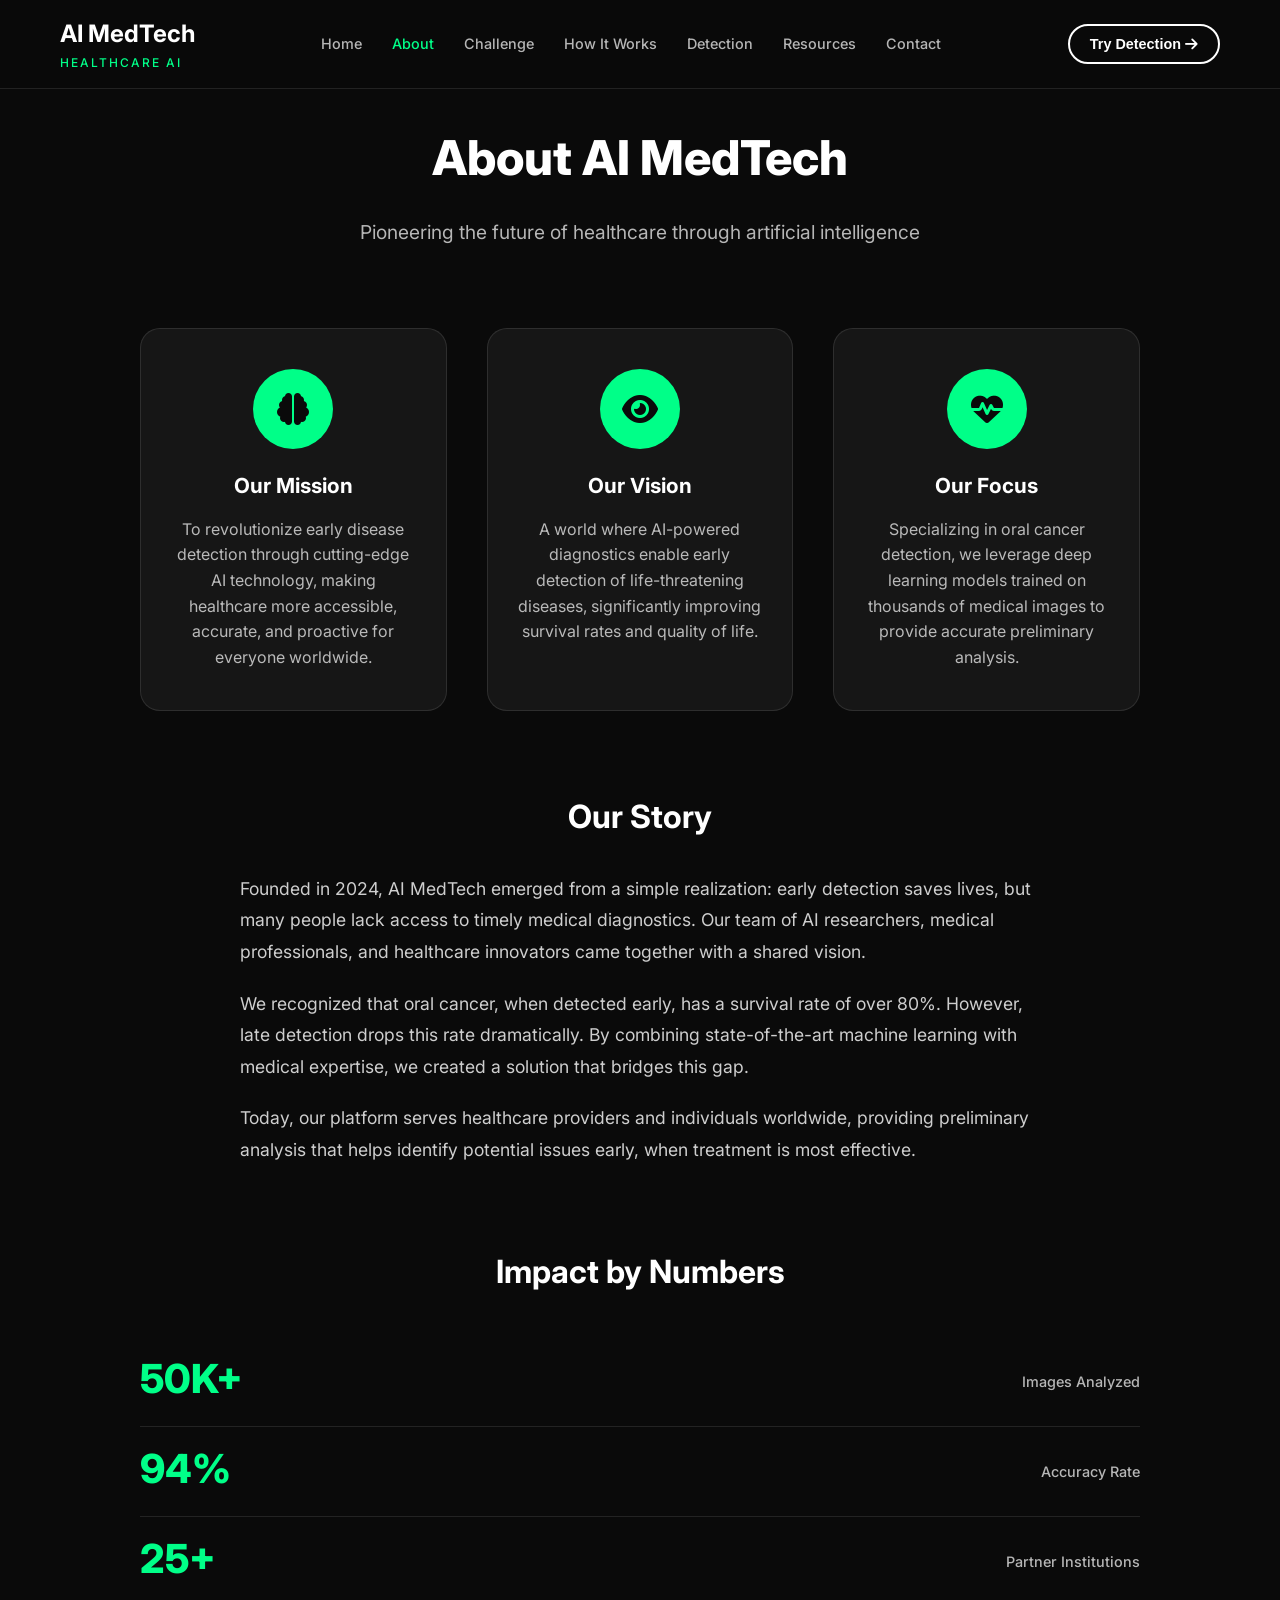
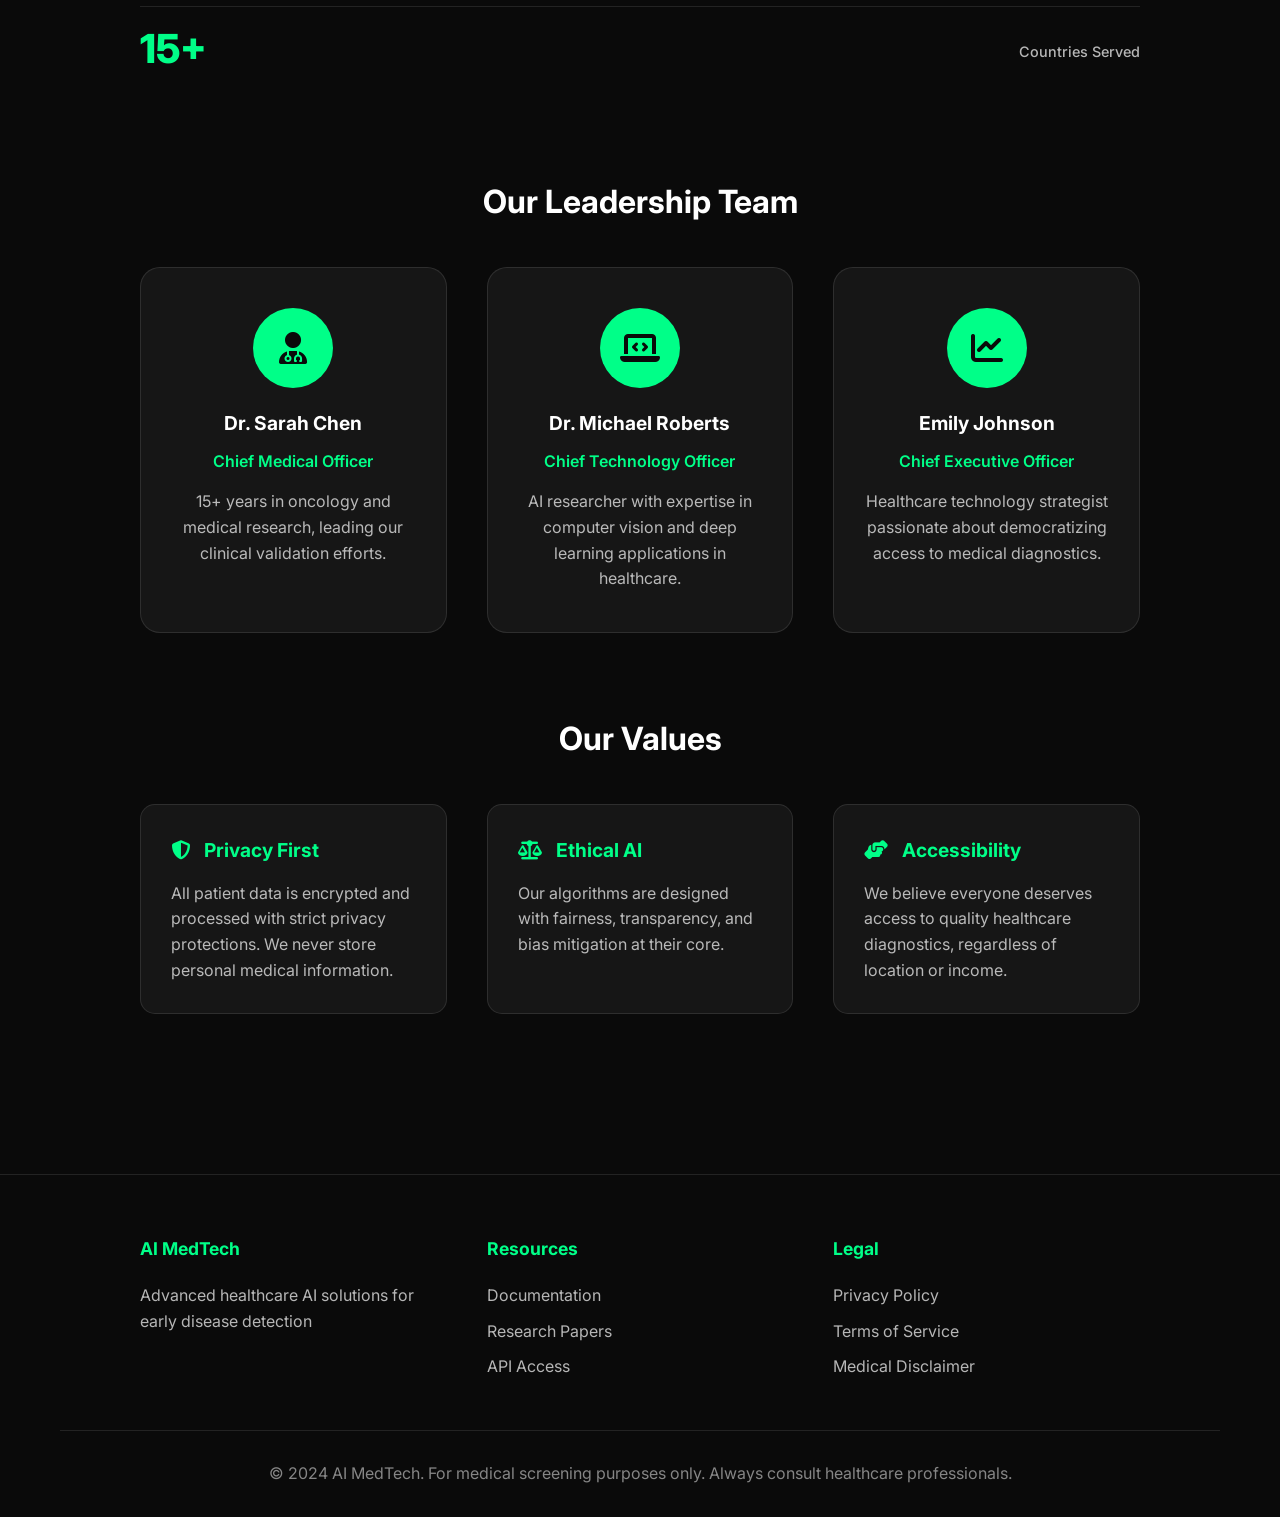
<file: frontend/about.html>
<!DOCTYPE html>
<html lang="en">
<head>
    <meta charset="UTF-8">
    <meta name="viewport" content="width=device-width, initial-scale=1.0">
    <title>About - AI MedTech</title>
    <link rel="stylesheet" href="style.css">
    <link href="https://fonts.googleapis.com/css2?family=Inter:wght@300;400;500;600;700;800&display=swap" rel="stylesheet">
    <link rel="stylesheet" href="https://cdnjs.cloudflare.com/ajax/libs/font-awesome/6.4.0/css/all.min.css">
</head>
<body>
    <!-- Navigation -->
    <nav class="navbar">
        <div class="nav-container">
            <div class="nav-brand">
                <span class="brand-text">AI MedTech</span>
                <span class="brand-subtitle">HEALTHCARE AI</span>
            </div>
            <ul class="nav-menu">
                <li><a href="index.html" class="nav-link">Home</a></li>
                <li><a href="about.html" class="nav-link active">About</a></li>
                <li><a href="challenge.html" class="nav-link">Challenge</a></li>
                <li><a href="how-it-works.html" class="nav-link">How It Works</a></li>
                <li><a href="detection.html" class="nav-link">Detection</a></li>
                <li><a href="resources.html" class="nav-link">Resources</a></li>
                <li><a href="contact.html" class="nav-link">Contact</a></li>
            </ul>
            <button class="nav-cta" onclick="window.location.href='detection.html'">
                Try Detection <i class="fas fa-arrow-right"></i>
            </button>
        </div>
    </nav>

    <!-- About Section -->
    <section class="about-section">
        <div class="container">
            <div class="about-content">
                <div class="about-header">
                    <h1 class="page-title">About AI MedTech</h1>
                    <p class="page-subtitle">Pioneering the future of healthcare through artificial intelligence</p>
                </div>

                <div class="about-grid">
                    <div class="about-card">
                        <div class="about-icon">
                            <i class="fas fa-brain"></i>
                        </div>
                        <h3>Our Mission</h3>
                        <p>To revolutionize early disease detection through cutting-edge AI technology, making healthcare more accessible, accurate, and proactive for everyone worldwide.</p>
                    </div>

                    <div class="about-card">
                        <div class="about-icon">
                            <i class="fas fa-eye"></i>
                        </div>
                        <h3>Our Vision</h3>
                        <p>A world where AI-powered diagnostics enable early detection of life-threatening diseases, significantly improving survival rates and quality of life.</p>
                    </div>

                    <div class="about-card">
                        <div class="about-icon">
                            <i class="fas fa-heartbeat"></i>
                        </div>
                        <h3>Our Focus</h3>
                        <p>Specializing in oral cancer detection, we leverage deep learning models trained on thousands of medical images to provide accurate preliminary analysis.</p>
                    </div>
                </div>

                <div class="about-story">
                    <h2>Our Story</h2>
                    <div class="story-content">
                        <p>Founded in 2024, AI MedTech emerged from a simple realization: early detection saves lives, but many people lack access to timely medical diagnostics. Our team of AI researchers, medical professionals, and healthcare innovators came together with a shared vision.</p>
                        
                        <p>We recognized that oral cancer, when detected early, has a survival rate of over 80%. However, late detection drops this rate dramatically. By combining state-of-the-art machine learning with medical expertise, we created a solution that bridges this gap.</p>
                        
                        <p>Today, our platform serves healthcare providers and individuals worldwide, providing preliminary analysis that helps identify potential issues early, when treatment is most effective.</p>
                    </div>
                </div>

                <div class="about-stats">
                    <h2>Impact by Numbers</h2>
                    <div class="stats-grid">
                        <div class="stat-item">
                            <div class="stat-number">50K+</div>
                            <div class="stat-label">Images Analyzed</div>
                        </div>
                        <div class="stat-item">
                            <div class="stat-number">94%</div>
                            <div class="stat-label">Accuracy Rate</div>
                        </div>
                        <div class="stat-item">
                            <div class="stat-number">25+</div>
                            <div class="stat-label">Partner Institutions</div>
                        </div>
                        <div class="stat-item">
                            <div class="stat-number">15+</div>
                            <div class="stat-label">Countries Served</div>
                        </div>
                    </div>
                </div>

                <div class="about-team">
                    <h2>Our Leadership Team</h2>
                    <div class="team-grid">
                        <div class="team-member">
                            <div class="member-avatar">
                                <i class="fas fa-user-md"></i>
                            </div>
                            <h3>Dr. Sarah Chen</h3>
                            <p class="member-title">Chief Medical Officer</p>
                            <p class="member-bio">15+ years in oncology and medical research, leading our clinical validation efforts.</p>
                        </div>
                        
                        <div class="team-member">
                            <div class="member-avatar">
                                <i class="fas fa-laptop-code"></i>
                            </div>
                            <h3>Dr. Michael Roberts</h3>
                            <p class="member-title">Chief Technology Officer</p>
                            <p class="member-bio">AI researcher with expertise in computer vision and deep learning applications in healthcare.</p>
                        </div>
                        
                        <div class="team-member">
                            <div class="member-avatar">
                                <i class="fas fa-chart-line"></i>
                            </div>
                            <h3>Emily Johnson</h3>
                            <p class="member-title">Chief Executive Officer</p>
                            <p class="member-bio">Healthcare technology strategist passionate about democratizing access to medical diagnostics.</p>
                        </div>
                    </div>
                </div>

                <div class="about-values">
                    <h2>Our Values</h2>
                    <div class="values-grid">
                        <div class="value-item">
                            <h3><i class="fas fa-shield-alt"></i> Privacy First</h3>
                            <p>All patient data is encrypted and processed with strict privacy protections. We never store personal medical information.</p>
                        </div>
                        <div class="value-item">
                            <h3><i class="fas fa-balance-scale"></i> Ethical AI</h3>
                            <p>Our algorithms are designed with fairness, transparency, and bias mitigation at their core.</p>
                        </div>
                        <div class="value-item">
                            <h3><i class="fas fa-hands-helping"></i> Accessibility</h3>
                            <p>We believe everyone deserves access to quality healthcare diagnostics, regardless of location or income.</p>
                        </div>
                    </div>
                </div>
            </div>
        </div>
    </section>

    <!-- Footer -->
    <footer class="footer">
        <div class="container">
            <div class="footer-content">
                <div class="footer-section">
                    <h4>AI MedTech</h4>
                    <p>Advanced healthcare AI solutions for early disease detection</p>
                </div>
                <div class="footer-section">
                    <h4>Resources</h4>
                    <ul>
                        <li><a href="resources.html">Documentation</a></li>
                        <li><a href="resources.html">Research Papers</a></li>
                        <li><a href="resources.html">API Access</a></li>
                    </ul>
                </div>
                <div class="footer-section">
                    <h4>Legal</h4>
                    <ul>
                        <li><a href="#">Privacy Policy</a></li>
                        <li><a href="#">Terms of Service</a></li>
                        <li><a href="#">Medical Disclaimer</a></li>
                    </ul>
                </div>
            </div>
            <div class="footer-bottom">
                <p>&copy; 2024 AI MedTech. For medical screening purposes only. Always consult healthcare professionals.</p>
            </div>
        </div>
    </footer>
</body>
</html>
</file>
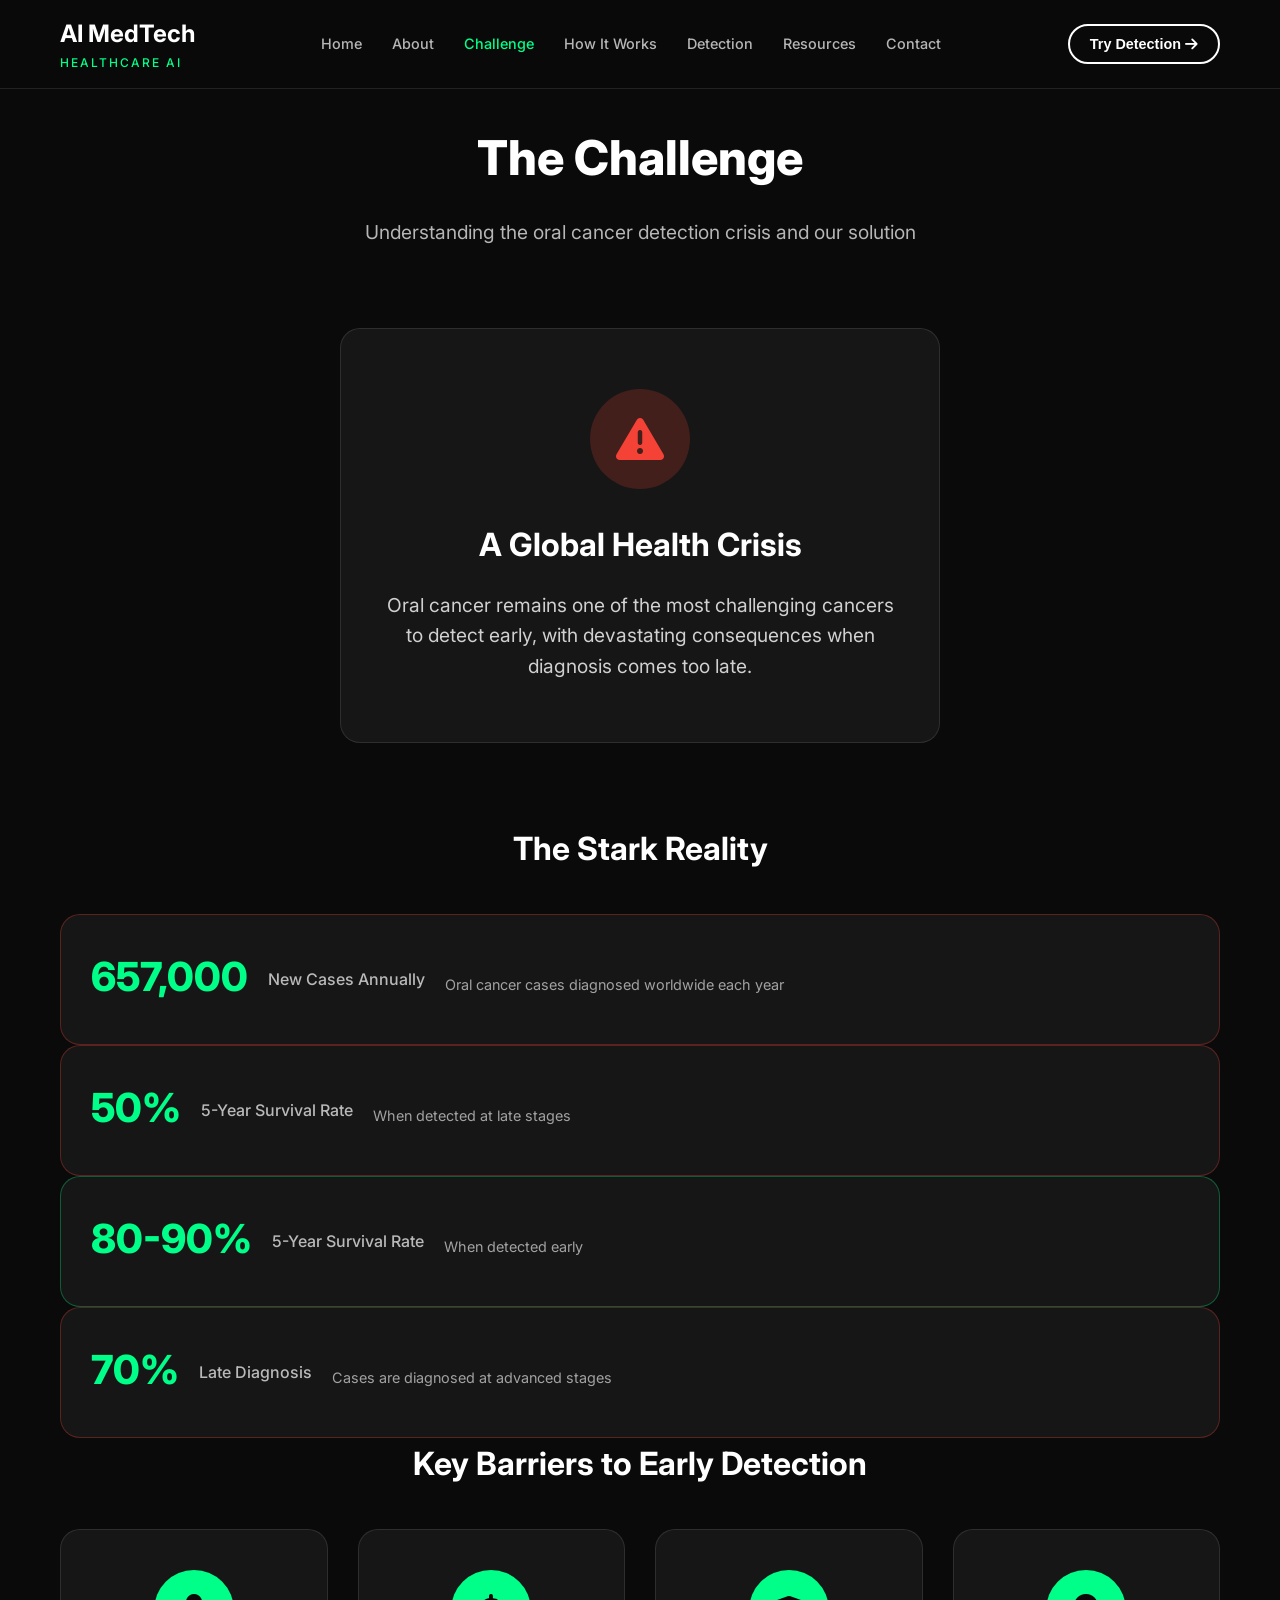
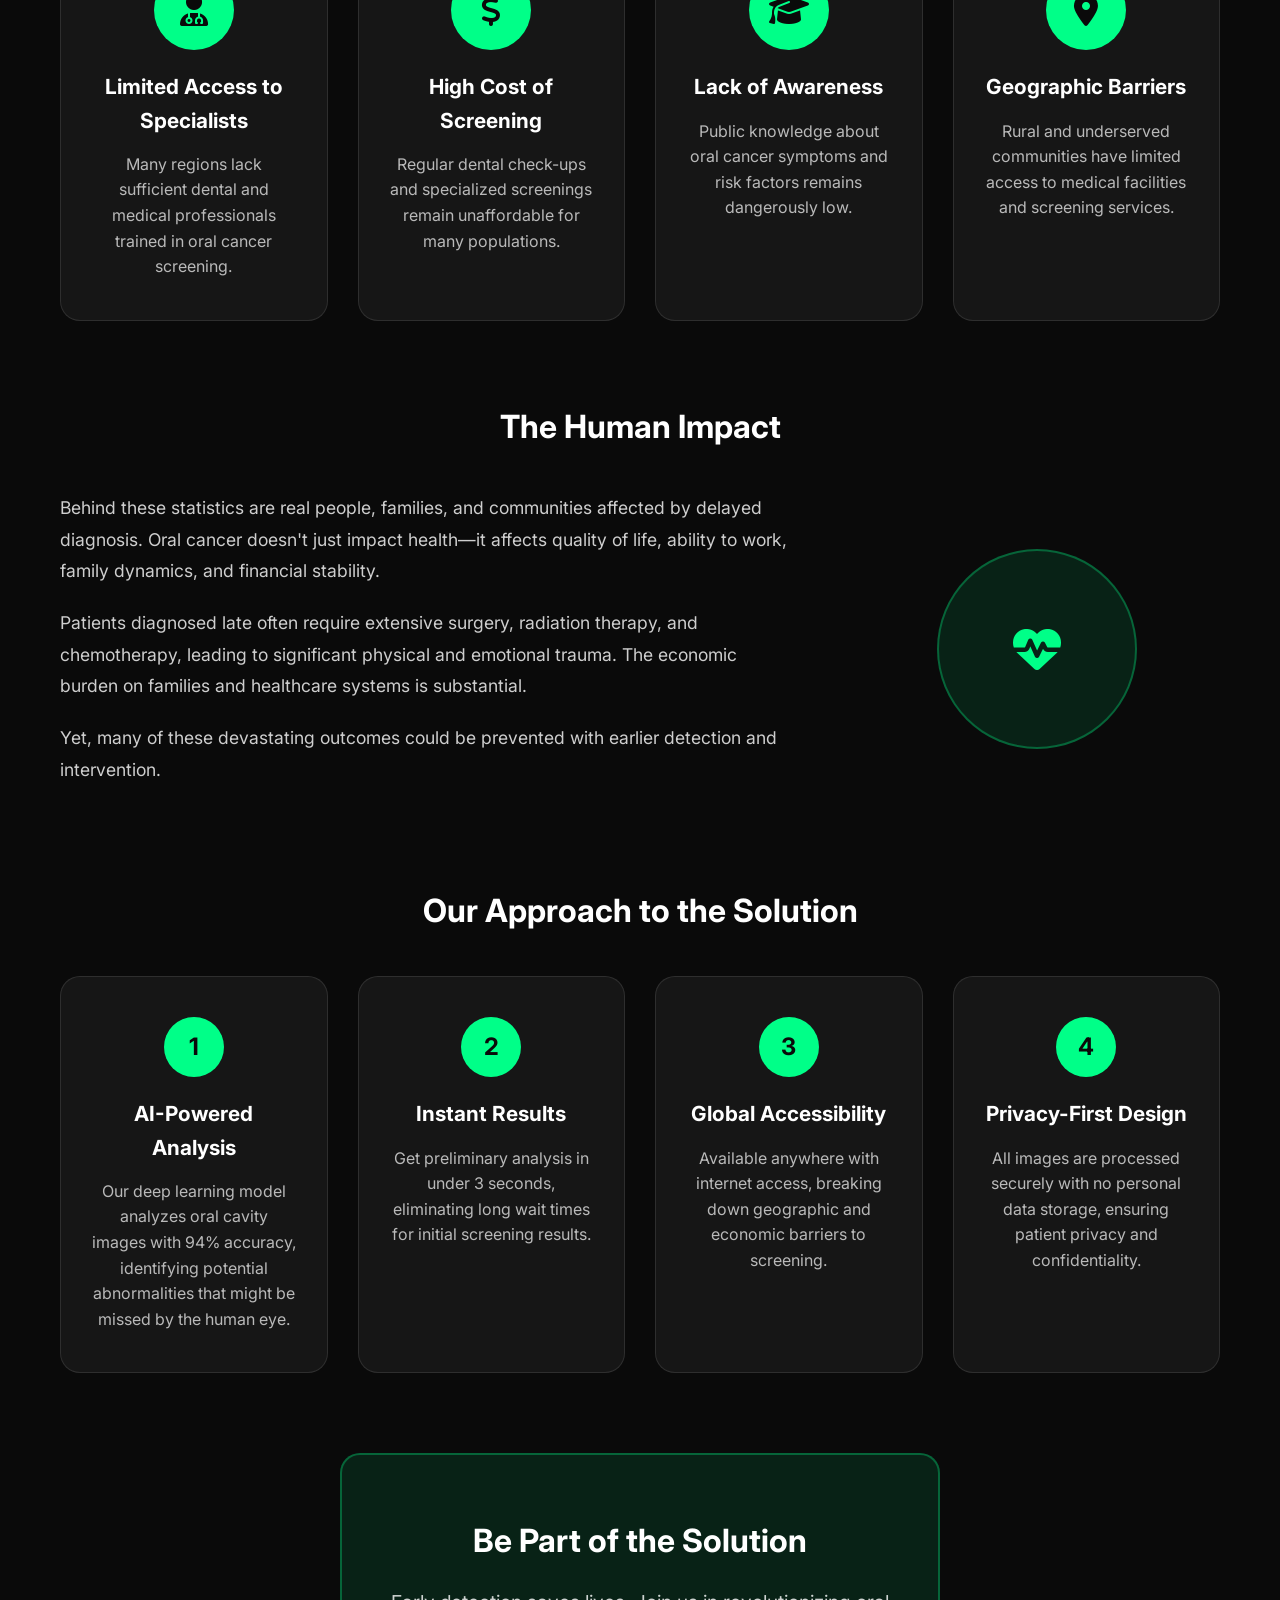
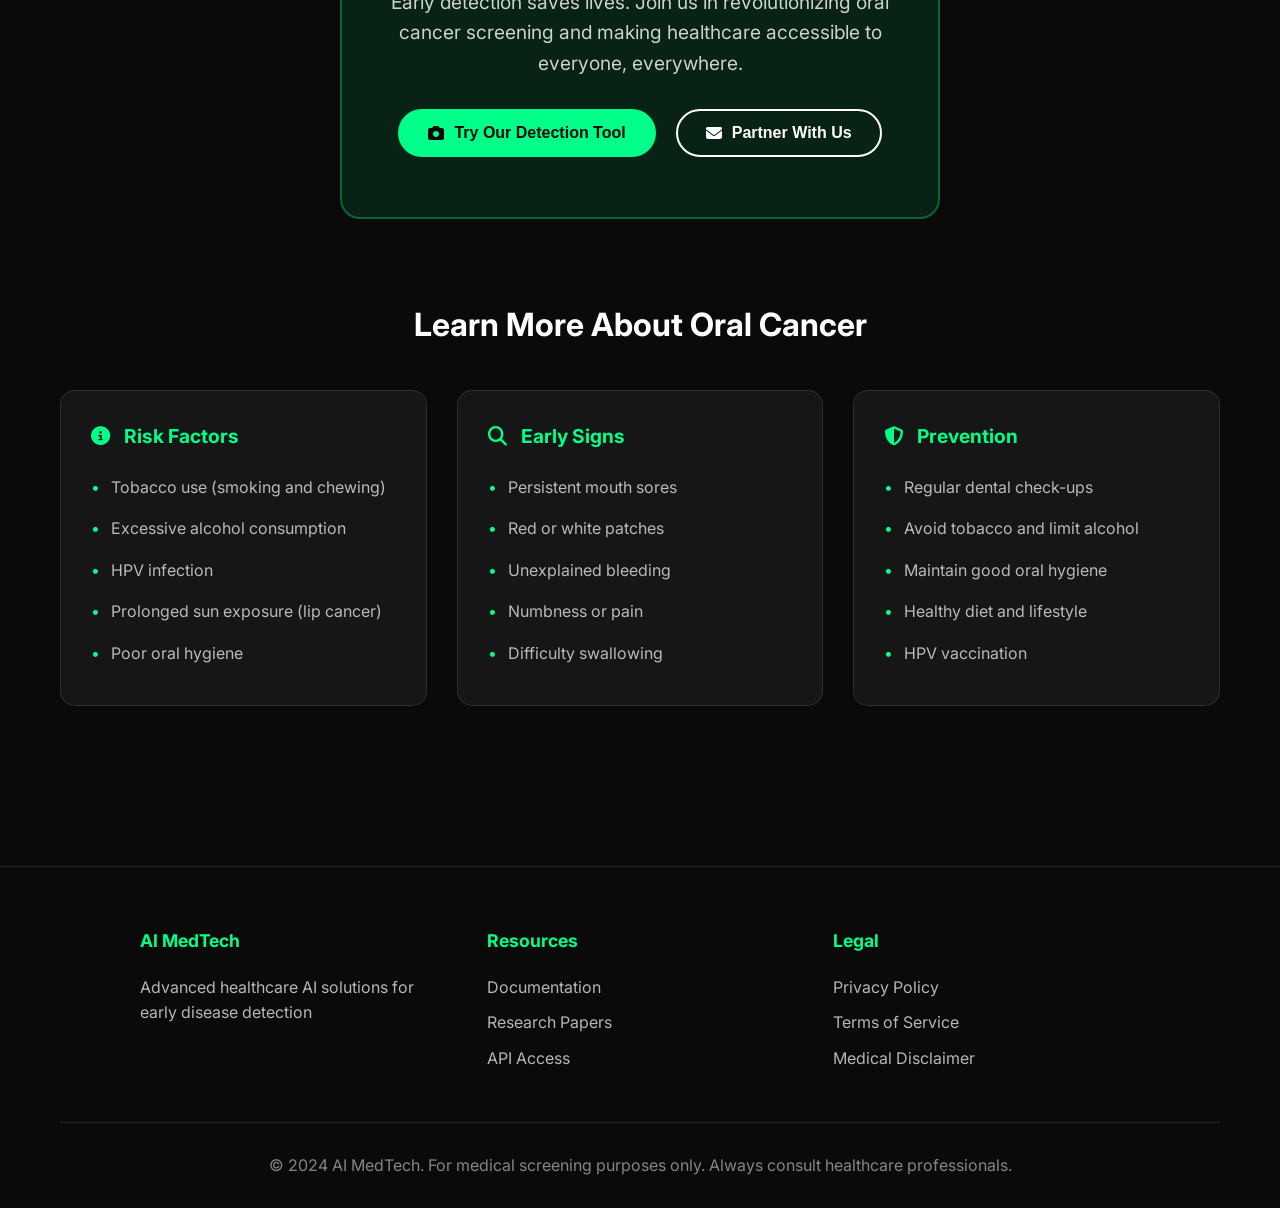
<file: frontend/challenge.html>
<!DOCTYPE html>
<html lang="en">
<head>
    <meta charset="UTF-8">
    <meta name="viewport" content="width=device-width, initial-scale=1.0">
    <title>Challenge - AI MedTech</title>
    <link rel="stylesheet" href="style.css">
    <link href="https://fonts.googleapis.com/css2?family=Inter:wght@300;400;500;600;700;800&display=swap" rel="stylesheet">
    <link rel="stylesheet" href="https://cdnjs.cloudflare.com/ajax/libs/font-awesome/6.4.0/css/all.min.css">
</head>
<body>
    <!-- Navigation -->
    <nav class="navbar">
        <div class="nav-container">
            <div class="nav-brand">
                <span class="brand-text">AI MedTech</span>
                <span class="brand-subtitle">HEALTHCARE AI</span>
            </div>
            <ul class="nav-menu">
                <li><a href="index.html" class="nav-link">Home</a></li>
                <li><a href="about.html" class="nav-link">About</a></li>
                <li><a href="challenge.html" class="nav-link active">Challenge</a></li>
                <li><a href="how-it-works.html" class="nav-link">How It Works</a></li>
                <li><a href="detection.html" class="nav-link">Detection</a></li>
                <li><a href="resources.html" class="nav-link">Resources</a></li>
                <li><a href="contact.html" class="nav-link">Contact</a></li>
            </ul>
            <button class="nav-cta" onclick="window.location.href='detection.html'">
                Try Detection <i class="fas fa-arrow-right"></i>
            </button>
        </div>
    </nav>

    <!-- Challenge Section -->
    <section class="challenge-section">
        <div class="container">
            <div class="challenge-header">
                <h1 class="page-title">The Challenge</h1>
                <p class="page-subtitle">Understanding the oral cancer detection crisis and our solution</p>
            </div>

            <div class="challenge-intro">
                <div class="intro-card">
                    <div class="intro-icon">
                        <i class="fas fa-exclamation-triangle"></i>
                    </div>
                    <h2>A Global Health Crisis</h2>
                    <p>Oral cancer remains one of the most challenging cancers to detect early, with devastating consequences when diagnosis comes too late.</p>
                </div>
            </div>

            <div class="challenge-stats">
                <h2>The Stark Reality</h2>
                <div class="stats-grid">
                    <div class="stat-card critical">
                        <div class="stat-number">657,000</div>
                        <div class="stat-label">New Cases Annually</div>
                        <div class="stat-description">Oral cancer cases diagnosed worldwide each year</div>
                    </div>
                    <div class="stat-card critical">
                        <div class="stat-number">50%</div>
                        <div class="stat-label">5-Year Survival Rate</div>
                        <div class="stat-description">When detected at late stages</div>
                    </div>
                    <div class="stat-card positive">
                        <div class="stat-number">80-90%</div>
                        <div class="stat-label">5-Year Survival Rate</div>
                        <div class="stat-description">When detected early</div>
                    </div>
                    <div class="stat-card critical">
                        <div class="stat-number">70%</div>
                        <div class="stat-label">Late Diagnosis</div>
                        <div class="stat-description">Cases are diagnosed at advanced stages</div>
                    </div>
                </div>
            </div>

            <div class="challenge-barriers">
                <h2>Key Barriers to Early Detection</h2>
                <div class="barriers-grid">
                    <div class="barrier-card">
                        <div class="barrier-icon">
                            <i class="fas fa-user-md"></i>
                        </div>
                        <h3>Limited Access to Specialists</h3>
                        <p>Many regions lack sufficient dental and medical professionals trained in oral cancer screening.</p>
                    </div>
                    
                    <div class="barrier-card">
                        <div class="barrier-icon">
                            <i class="fas fa-dollar-sign"></i>
                        </div>
                        <h3>High Cost of Screening</h3>
                        <p>Regular dental check-ups and specialized screenings remain unaffordable for many populations.</p>
                    </div>
                    
                    <div class="barrier-card">
                        <div class="barrier-icon">
                            <i class="fas fa-graduation-cap"></i>
                        </div>
                        <h3>Lack of Awareness</h3>
                        <p>Public knowledge about oral cancer symptoms and risk factors remains dangerously low.</p>
                    </div>
                    
                    <div class="barrier-card">
                        <div class="barrier-icon">
                            <i class="fas fa-map-marker-alt"></i>
                        </div>
                        <h3>Geographic Barriers</h3>
                        <p>Rural and underserved communities have limited access to medical facilities and screening services.</p>
                    </div>
                </div>
            </div>

            <div class="challenge-impact">
                <h2>The Human Impact</h2>
                <div class="impact-content">
                    <div class="impact-text">
                        <p>Behind these statistics are real people, families, and communities affected by delayed diagnosis. Oral cancer doesn't just impact health—it affects quality of life, ability to work, family dynamics, and financial stability.</p>
                        
                        <p>Patients diagnosed late often require extensive surgery, radiation therapy, and chemotherapy, leading to significant physical and emotional trauma. The economic burden on families and healthcare systems is substantial.</p>
                        
                        <p>Yet, many of these devastating outcomes could be prevented with earlier detection and intervention.</p>
                    </div>
                    <div class="impact-image">
                        <div class="impact-placeholder">
                            <i class="fas fa-heartbeat"></i>
                        </div>
                    </div>
                </div>
            </div>

            <div class="challenge-solution">
                <h2>Our Approach to the Solution</h2>
                <div class="solution-grid">
                    <div class="solution-card">
                        <div class="solution-number">1</div>
                        <h3>AI-Powered Analysis</h3>
                        <p>Our deep learning model analyzes oral cavity images with 94% accuracy, identifying potential abnormalities that might be missed by the human eye.</p>
                    </div>
                    
                    <div class="solution-card">
                        <div class="solution-number">2</div>
                        <h3>Instant Results</h3>
                        <p>Get preliminary analysis in under 3 seconds, eliminating long wait times for initial screening results.</p>
                    </div>
                    
                    <div class="solution-card">
                        <div class="solution-number">3</div>
                        <h3>Global Accessibility</h3>
                        <p>Available anywhere with internet access, breaking down geographic and economic barriers to screening.</p>
                    </div>
                    
                    <div class="solution-card">
                        <div class="solution-number">4</div>
                        <h3>Privacy-First Design</h3>
                        <p>All images are processed securely with no personal data storage, ensuring patient privacy and confidentiality.</p>
                    </div>
                </div>
            </div>

            <div class="challenge-cta">
                <div class="cta-content">
                    <h2>Be Part of the Solution</h2>
                    <p>Early detection saves lives. Join us in revolutionizing oral cancer screening and making healthcare accessible to everyone, everywhere.</p>
                    <div class="cta-buttons">
                        <button class="btn-primary" onclick="window.location.href='detection.html'">
                            <i class="fas fa-camera"></i>
                            Try Our Detection Tool
                        </button>
                        <button class="btn-secondary" onclick="window.location.href='contact.html'">
                            <i class="fas fa-envelope"></i>
                            Partner With Us
                        </button>
                    </div>
                </div>
            </div>

            <div class="challenge-resources">
                <h2>Learn More About Oral Cancer</h2>
                <div class="resources-grid">
                    <div class="resource-card">
                        <h3><i class="fas fa-info-circle"></i> Risk Factors</h3>
                        <ul>
                            <li>Tobacco use (smoking and chewing)</li>
                            <li>Excessive alcohol consumption</li>
                            <li>HPV infection</li>
                            <li>Prolonged sun exposure (lip cancer)</li>
                            <li>Poor oral hygiene</li>
                        </ul>
                    </div>
                    
                    <div class="resource-card">
                        <h3><i class="fas fa-search"></i> Early Signs</h3>
                        <ul>
                            <li>Persistent mouth sores</li>
                            <li>Red or white patches</li>
                            <li>Unexplained bleeding</li>
                            <li>Numbness or pain</li>
                            <li>Difficulty swallowing</li>
                        </ul>
                    </div>
                    
                    <div class="resource-card">
                        <h3><i class="fas fa-shield-alt"></i> Prevention</h3>
                        <ul>
                            <li>Regular dental check-ups</li>
                            <li>Avoid tobacco and limit alcohol</li>
                            <li>Maintain good oral hygiene</li>
                            <li>Healthy diet and lifestyle</li>
                            <li>HPV vaccination</li>
                        </ul>
                    </div>
                </div>
            </div>
        </div>
    </section>

    <!-- Footer -->
    <footer class="footer">
        <div class="container">
            <div class="footer-content">
                <div class="footer-section">
                    <h4>AI MedTech</h4>
                    <p>Advanced healthcare AI solutions for early disease detection</p>
                </div>
                <div class="footer-section">
                    <h4>Resources</h4>
                    <ul>
                        <li><a href="resources.html">Documentation</a></li>
                        <li><a href="resources.html">Research Papers</a></li>
                        <li><a href="resources.html">API Access</a></li>
                    </ul>
                </div>
                <div class="footer-section">
                    <h4>Legal</h4>
                    <ul>
                        <li><a href="#">Privacy Policy</a></li>
                        <li><a href="#">Terms of Service</a></li>
                        <li><a href="#">Medical Disclaimer</a></li>
                    </ul>
                </div>
            </div>
            <div class="footer-bottom">
                <p>&copy; 2024 AI MedTech. For medical screening purposes only. Always consult healthcare professionals.</p>
            </div>
        </div>
    </footer>
</body>
</html>
</file>
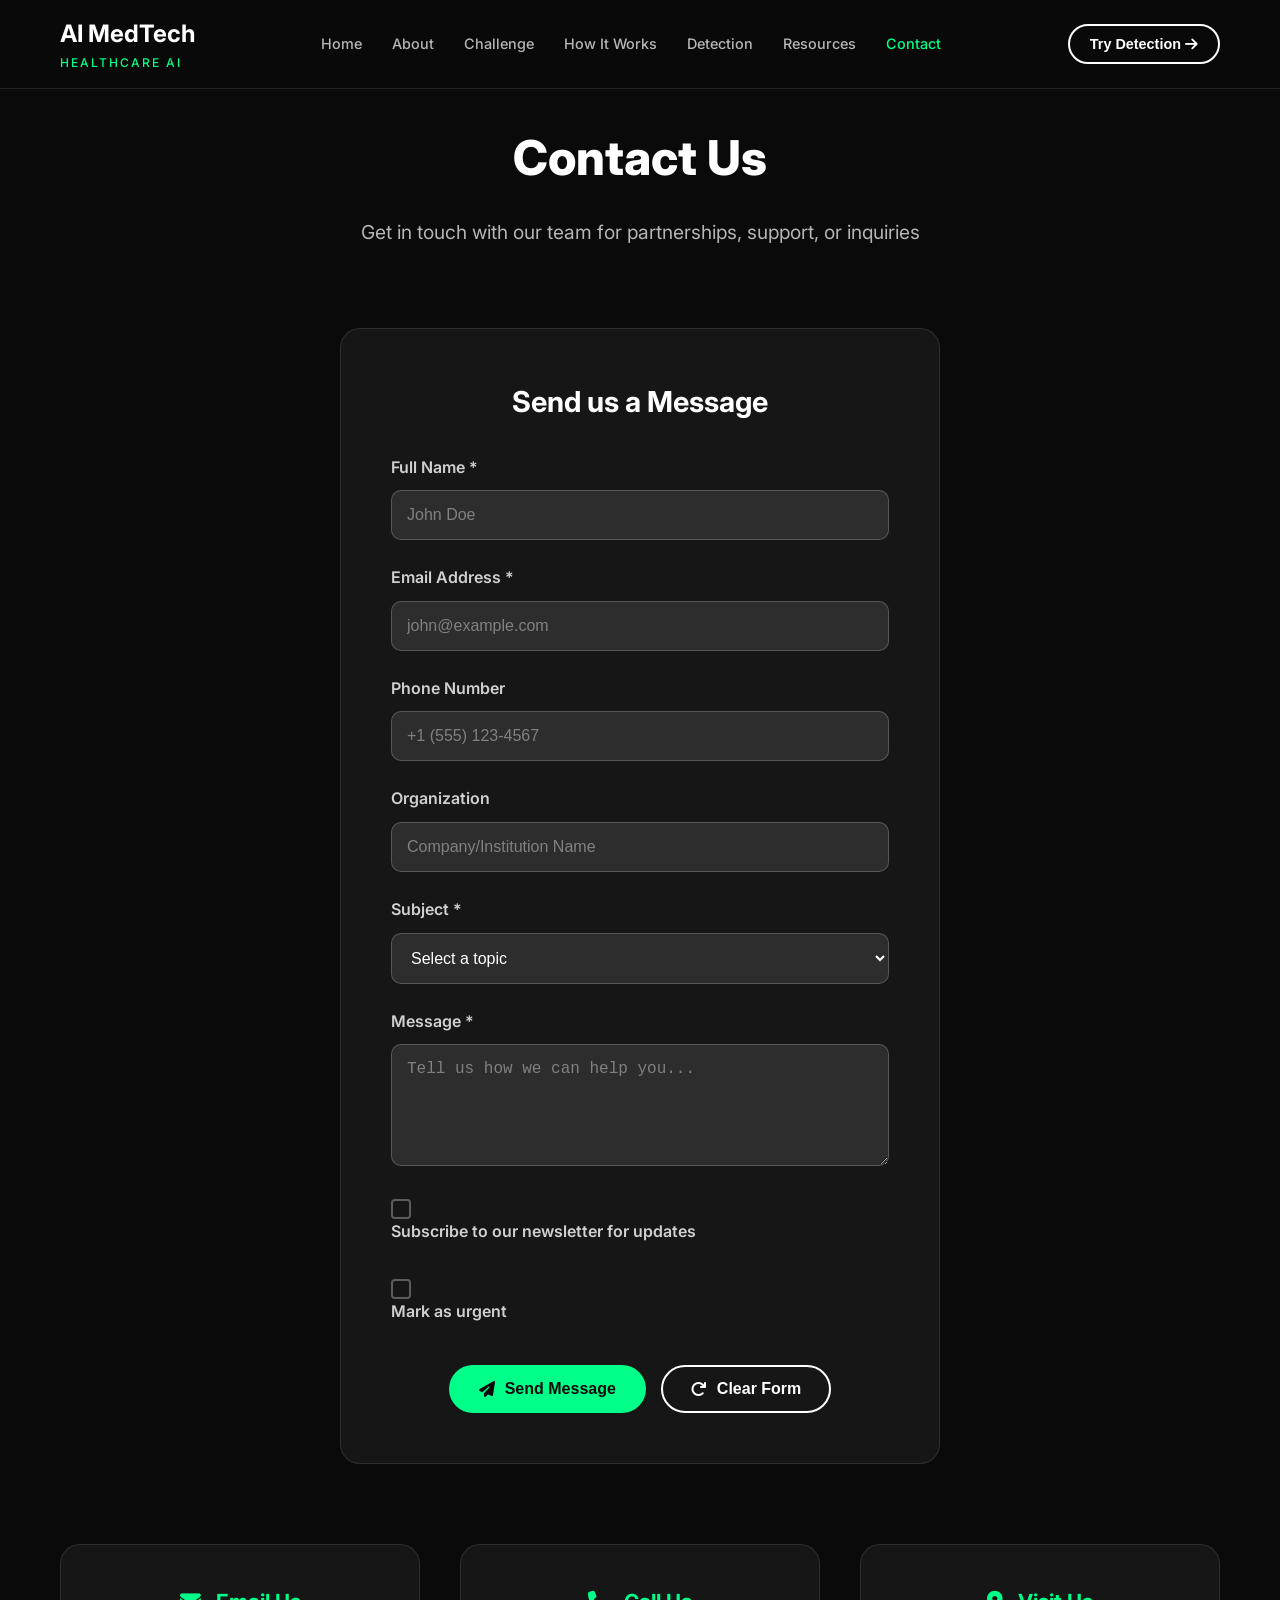
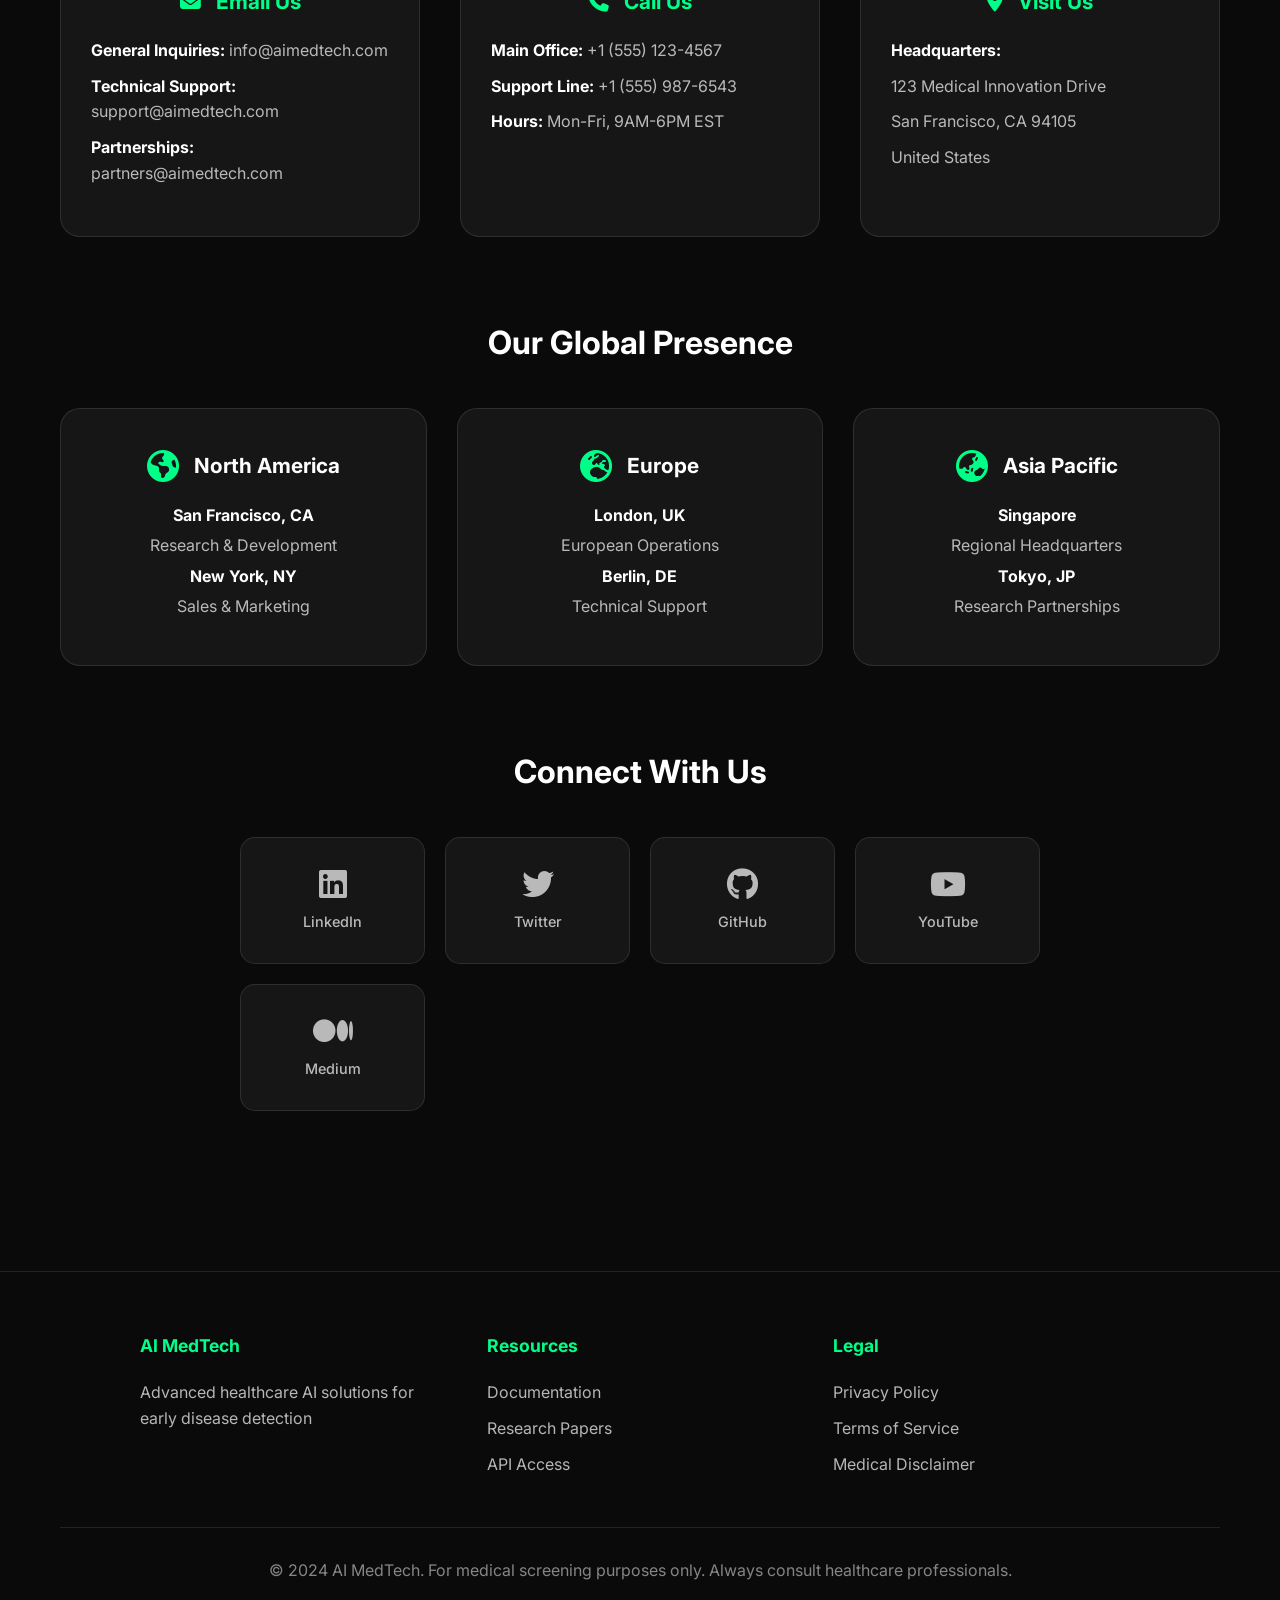
<file: frontend/contact.html>
<!DOCTYPE html>
<html lang="en">
<head>
    <meta charset="UTF-8">
    <meta name="viewport" content="width=device-width, initial-scale=1.0">
    <title>Contact - AI MedTech</title>
    <link rel="stylesheet" href="style.css">
    <link href="https://fonts.googleapis.com/css2?family=Inter:wght@300;400;500;600;700;800&display=swap" rel="stylesheet">
    <link rel="stylesheet" href="https://cdnjs.cloudflare.com/ajax/libs/font-awesome/6.4.0/css/all.min.css">
</head>
<body>
    <!-- Navigation -->
    <nav class="navbar">
        <div class="nav-container">
            <div class="nav-brand">
                <span class="brand-text">AI MedTech</span>
                <span class="brand-subtitle">HEALTHCARE AI</span>
            </div>
            <ul class="nav-menu">
                <li><a href="index.html" class="nav-link">Home</a></li>
                <li><a href="about.html" class="nav-link">About</a></li>
                <li><a href="challenge.html" class="nav-link">Challenge</a></li>
                <li><a href="how-it-works.html" class="nav-link">How It Works</a></li>
                <li><a href="detection.html" class="nav-link">Detection</a></li>
                <li><a href="resources.html" class="nav-link">Resources</a></li>
                <li><a href="contact.html" class="nav-link active">Contact</a></li>
            </ul>
            <button class="nav-cta" onclick="window.location.href='detection.html'">
                Try Detection <i class="fas fa-arrow-right"></i>
            </button>
        </div>
    </nav>

    <!-- Contact Section -->
    <section class="contact-section">
        <div class="container">
            <div class="contact-header">
                <h1 class="page-title">Contact Us</h1>
                <p class="page-subtitle">Get in touch with our team for partnerships, support, or inquiries</p>
            </div>

            <div class="contact-content">
                <div class="contact-form-container">
                    <div class="form-card">
                        <h2>Send us a Message</h2>
                        <div id="formStatus" class="form-status hidden"></div>
                        <form id="contactForm" onsubmit="handleSubmit(event)">
                            <div class="form-group">
                                <label for="name">Full Name *</label>
                                <input type="text" id="name" name="name" required placeholder="John Doe">
                                <span class="error-message" id="nameError"></span>
                            </div>
                            
                            <div class="form-group">
                                <label for="email">Email Address *</label>
                                <input type="email" id="email" name="email" required placeholder="john@example.com">
                                <span class="error-message" id="emailError"></span>
                            </div>
                            
                            <div class="form-group">
                                <label for="phone">Phone Number</label>
                                <input type="tel" id="phone" name="phone" placeholder="+1 (555) 123-4567">
                                <span class="error-message" id="phoneError"></span>
                            </div>
                            
                            <div class="form-group">
                                <label for="organization">Organization</label>
                                <input type="text" id="organization" name="organization" placeholder="Company/Institution Name">
                                <span class="error-message" id="organizationError"></span>
                            </div>
                            
                            <div class="form-group">
                                <label for="subject">Subject *</label>
                                <select id="subject" name="subject" required>
                                    <option value="">Select a topic</option>
                                    <option value="general">General Inquiry</option>
                                    <option value="partnership">Partnership Opportunity</option>
                                    <option value="technical">Technical Support</option>
                                    <option value="research">Research Collaboration</option>
                                    <option value="media">Media & Press</option>
                                    <option value="feedback">Feedback & Suggestions</option>
                                </select>
                                <span class="error-message" id="subjectError"></span>
                            </div>
                            
                            <div class="form-group">
                                <label for="message">Message *</label>
                                <textarea id="message" name="message" rows="5" required placeholder="Tell us how we can help you..."></textarea>
                                <span class="error-message" id="messageError"></span>
                            </div>
                            
                            <div class="form-group checkbox-group">
                                <label class="checkbox-label">
                                    <input type="checkbox" id="newsletter" name="newsletter">
                                    <span class="checkmark"></span>
                                    Subscribe to our newsletter for updates
                                </label>
                            </div>
                            
                            <div class="form-group checkbox-group">
                                <label class="checkbox-label">
                                    <input type="checkbox" id="urgent" name="urgent">
                                    <span class="checkmark"></span>
                                    Mark as urgent
                                </label>
                            </div>
                            
                            <div class="form-actions">
                                <button type="submit" class="btn-primary" id="submitBtn">
                                    <i class="fas fa-paper-plane"></i>
                                    <span id="submitBtnText">Send Message</span>
                                </button>
                                <button type="button" class="btn-secondary" onclick="resetForm()">
                                    <i class="fas fa-redo"></i>
                                    Clear Form
                                </button>
                            </div>
                        </form>
                    </div>
                </div>

                <div class="contact-info-container">
                    <div class="info-card">
                        <h3><i class="fas fa-envelope"></i> Email Us</h3>
                        <div class="contact-details">
                            <p><strong>General Inquiries:</strong> info@aimedtech.com</p>
                            <p><strong>Technical Support:</strong> support@aimedtech.com</p>
                            <p><strong>Partnerships:</strong> partners@aimedtech.com</p>
                        </div>
                    </div>
                    
                    <div class="info-card">
                        <h3><i class="fas fa-phone"></i> Call Us</h3>
                        <div class="contact-details">
                            <p><strong>Main Office:</strong> +1 (555) 123-4567</p>
                            <p><strong>Support Line:</strong> +1 (555) 987-6543</p>
                            <p><strong>Hours:</strong> Mon-Fri, 9AM-6PM EST</p>
                        </div>
                    </div>
                    
                    <div class="info-card">
                        <h3><i class="fas fa-map-marker-alt"></i> Visit Us</h3>
                        <div class="contact-details">
                            <p><strong>Headquarters:</strong></p>
                            <p>123 Medical Innovation Drive</p>
                            <p>San Francisco, CA 94105</p>
                            <p>United States</p>
                        </div>
                    </div>
                </div>
            </div>

            <div class="contact-locations">
                <h2>Our Global Presence</h2>
                <div class="locations-grid">
                    <div class="location-card">
                        <div class="location-header">
                            <i class="fas fa-globe-americas"></i>
                            <h3>North America</h3>
                        </div>
                        <div class="location-details">
                            <p><strong>San Francisco, CA</strong></p>
                            <p>Research & Development</p>
                            <p><strong>New York, NY</strong></p>
                            <p>Sales & Marketing</p>
                        </div>
                    </div>
                    
                    <div class="location-card">
                        <div class="location-header">
                            <i class="fas fa-globe-europe"></i>
                            <h3>Europe</h3>
                        </div>
                        <div class="location-details">
                            <p><strong>London, UK</strong></p>
                            <p>European Operations</p>
                            <p><strong>Berlin, DE</strong></p>
                            <p>Technical Support</p>
                        </div>
                    </div>
                    
                    <div class="location-card">
                        <div class="location-header">
                            <i class="fas fa-globe-asia"></i>
                            <h3>Asia Pacific</h3>
                        </div>
                        <div class="location-details">
                            <p><strong>Singapore</strong></p>
                            <p>Regional Headquarters</p>
                            <p><strong>Tokyo, JP</strong></p>
                            <p>Research Partnerships</p>
                        </div>
                    </div>
                </div>
            </div>

            <div class="contact-social">
                <h2>Connect With Us</h2>
                <div class="social-grid">
                    <a href="#" class="social-link">
                        <i class="fab fa-linkedin"></i>
                        <span>LinkedIn</span>
                    </a>
                    <a href="#" class="social-link">
                        <i class="fab fa-twitter"></i>
                        <span>Twitter</span>
                    </a>
                    <a href="#" class="social-link">
                        <i class="fab fa-github"></i>
                        <span>GitHub</span>
                    </a>
                    <a href="#" class="social-link">
                        <i class="fab fa-youtube"></i>
                        <span>YouTube</span>
                    </a>
                    <a href="#" class="social-link">
                        <i class="fab fa-medium"></i>
                        <span>Medium</span>
                    </a>
                </div>
            </div>
        </div>
    </section>

    <!-- Footer -->
    <footer class="footer">
        <div class="container">
            <div class="footer-content">
                <div class="footer-section">
                    <h4>AI MedTech</h4>
                    <p>Advanced healthcare AI solutions for early disease detection</p>
                </div>
                <div class="footer-section">
                    <h4>Resources</h4>
                    <ul>
                        <li><a href="resources.html">Documentation</a></li>
                        <li><a href="resources.html">Research Papers</a></li>
                        <li><a href="resources.html">API Access</a></li>
                    </ul>
                </div>
                <div class="footer-section">
                    <h4>Legal</h4>
                    <ul>
                        <li><a href="#">Privacy Policy</a></li>
                        <li><a href="#">Terms of Service</a></li>
                        <li><a href="#">Medical Disclaimer</a></li>
                    </ul>
                </div>
            </div>
            <div class="footer-bottom">
                <p>&copy; 2024 AI MedTech. For medical screening purposes only. Always consult healthcare professionals.</p>
            </div>
        </div>
    </footer>

    <script>
        // Form validation and submission handler
        function handleSubmit(event) {
            event.preventDefault();
            
            // Clear previous errors
            clearErrors();
            
            // Get form data
            const formData = new FormData(event.target);
            const data = Object.fromEntries(formData);
            
            // Validate form
            if (!validateForm(data)) {
                return;
            }
            
            // Show loading state
            showLoadingState();
            
            // Send to Google Sheets
            sendToGoogleSheets(data);
        }
        
        // Form validation
        function validateForm(data) {
            let isValid = true;
            
            // Name validation
            if (!data.name || data.name.trim().length < 2) {
                showError('nameError', 'Please enter your full name (at least 2 characters)');
                isValid = false;
            }
            
            // Email validation
            const emailPattern = /^[^\s@]+@[^\s@]+\.[^\s@]+$/;
            if (!data.email || !emailPattern.test(data.email)) {
                showError('emailError', 'Please enter a valid email address');
                isValid = false;
            }
            
            // Phone validation (optional but if provided, should be valid)
            if (data.phone && data.phone.trim()) {
                const phonePattern = /^[\d\s\-\(\)\+]+$/;
                if (!phonePattern.test(data.phone.replace(/\s/g, ''))) {
                    showError('phoneError', 'Please enter a valid phone number');
                    isValid = false;
                }
            }
            
            // Subject validation
            if (!data.subject) {
                showError('subjectError', 'Please select a subject');
                isValid = false;
            }
            
            // Message validation
            if (!data.message || data.message.trim().length < 10) {
                showError('messageError', 'Please enter a message (at least 10 characters)');
                isValid = false;
            }
            
            return isValid;
        }
        
        // Error display
        function showError(elementId, message) {
            const errorElement = document.getElementById(elementId);
            errorElement.textContent = message;
            errorElement.style.display = 'block';
        }
        
        // Clear errors
        function clearErrors() {
            const errorElements = document.querySelectorAll('.error-message');
            errorElements.forEach(element => {
                element.textContent = '';
                element.style.display = 'none';
            });
        }
        
        // Loading state
        function showLoadingState() {
            const submitBtn = document.getElementById('submitBtn');
            const submitBtnText = document.getElementById('submitBtnText');
            
            submitBtn.disabled = true;
            submitBtnText.textContent = 'Sending...';
            submitBtn.innerHTML = '<i class="fas fa-spinner fa-spin"></i> <span id="submitBtnText">Sending...</span>';
        }
        
        // Reset loading state
        function resetLoadingState() {
            const submitBtn = document.getElementById('submitBtn');
            const submitBtnText = document.getElementById('submitBtnText');
            
            submitBtn.disabled = false;
            submitBtnText.textContent = 'Send Message';
            submitBtn.innerHTML = '<i class="fas fa-paper-plane"></i> <span id="submitBtnText">Send Message</span>';
        }
        
        // Send to Google Sheets
        function sendToGoogleSheets(data) {
            // Google Sheets Web App URL - Replace with your actual Google Apps Script URL
            const GOOGLE_SCRIPT_URL = 'https://script.google.com/macros/s/AKfycbw1234567890/exec';
            
            const payload = {
                name: data.name,
                email: data.email,
                phone: data.phone || '',
                organization: data.organization || '',
                subject: data.subject,
                message: data.message,
                newsletter: data.newsletter ? 'Yes' : 'No',
                urgent: data.urgent ? 'Yes' : 'No',
                timestamp: new Date().toISOString()
            };
            
            fetch(GOOGLE_SCRIPT_URL, {
                method: 'POST',
                mode: 'no-cors',
                headers: {
                    'Content-Type': 'application/json',
                },
                body: JSON.stringify(payload)
            })
            .then(response => response.json())
            .then(result => {
                if (result.status === 'success') {
                    showSuccess('Your message has been sent successfully! We will get back to you within 24 hours.');
                    event.target.reset();
                    clearErrors();
                } else {
                    showError('formStatus', 'Failed to send message. Please try again later.');
                }
            })
            .catch(error => {
                console.error('Error:', error);
                showError('formStatus', 'Failed to send message. Please try again later.');
            })
            .finally(() => {
                resetLoadingState();
            });
        }
        
        // Show success message
        function showSuccess(message) {
            const statusDiv = document.getElementById('formStatus');
            statusDiv.className = 'form-status success';
            statusDiv.innerHTML = `<i class="fas fa-check-circle"></i> ${message}`;
            statusDiv.style.display = 'block';
        }
        
        // Reset form
        function resetForm() {
            const form = document.getElementById('contactForm');
            form.reset();
            clearErrors();
            
            const statusDiv = document.getElementById('formStatus');
            statusDiv.style.display = 'none';
            
            resetLoadingState();
        }
        
        // Real-time validation
        document.addEventListener('DOMContentLoaded', function() {
            // Add real-time validation listeners
            const nameInput = document.getElementById('name');
            const emailInput = document.getElementById('email');
            const phoneInput = document.getElementById('phone');
            const organizationInput = document.getElementById('organization');
            const subjectSelect = document.getElementById('subject');
            const messageTextarea = document.getElementById('message');
            
            // Name validation on blur
            nameInput.addEventListener('blur', function() {
                if (this.value.trim().length < 2) {
                    showError('nameError', 'Name must be at least 2 characters');
                } else {
                    document.getElementById('nameError').style.display = 'none';
                }
            });
            
            // Email validation on blur
            emailInput.addEventListener('blur', function() {
                const emailPattern = /^[^\s@]+@[^\s@]+\.[^\s@]+$/;
                if (!emailPattern.test(this.value)) {
                    showError('emailError', 'Please enter a valid email address');
                } else {
                    document.getElementById('emailError').style.display = 'none';
                }
            });
            
            // Phone validation on blur
            phoneInput.addEventListener('blur', function() {
                if (this.value.trim()) {
                    const phonePattern = /^[\d\s\-\(\)\+]+$/;
                    if (!phonePattern.test(this.value.replace(/\s/g, ''))) {
                        showError('phoneError', 'Please enter a valid phone number');
                    } else {
                        document.getElementById('phoneError').style.display = 'none';
                    }
                } else {
                    document.getElementById('phoneError').style.display = 'none';
                }
            });
            
            // Subject validation on change
            subjectSelect.addEventListener('change', function() {
                if (!this.value) {
                    showError('subjectError', 'Please select a subject');
                } else {
                    document.getElementById('subjectError').style.display = 'none';
                }
            });
            
            // Message validation on blur
            messageTextarea.addEventListener('blur', function() {
                if (this.value.trim().length < 10) {
                    showError('messageError', 'Message must be at least 10 characters');
                } else {
                    document.getElementById('messageError').style.display = 'none';
                }
            });
        });
    </script>
</body>
</html>
</file>
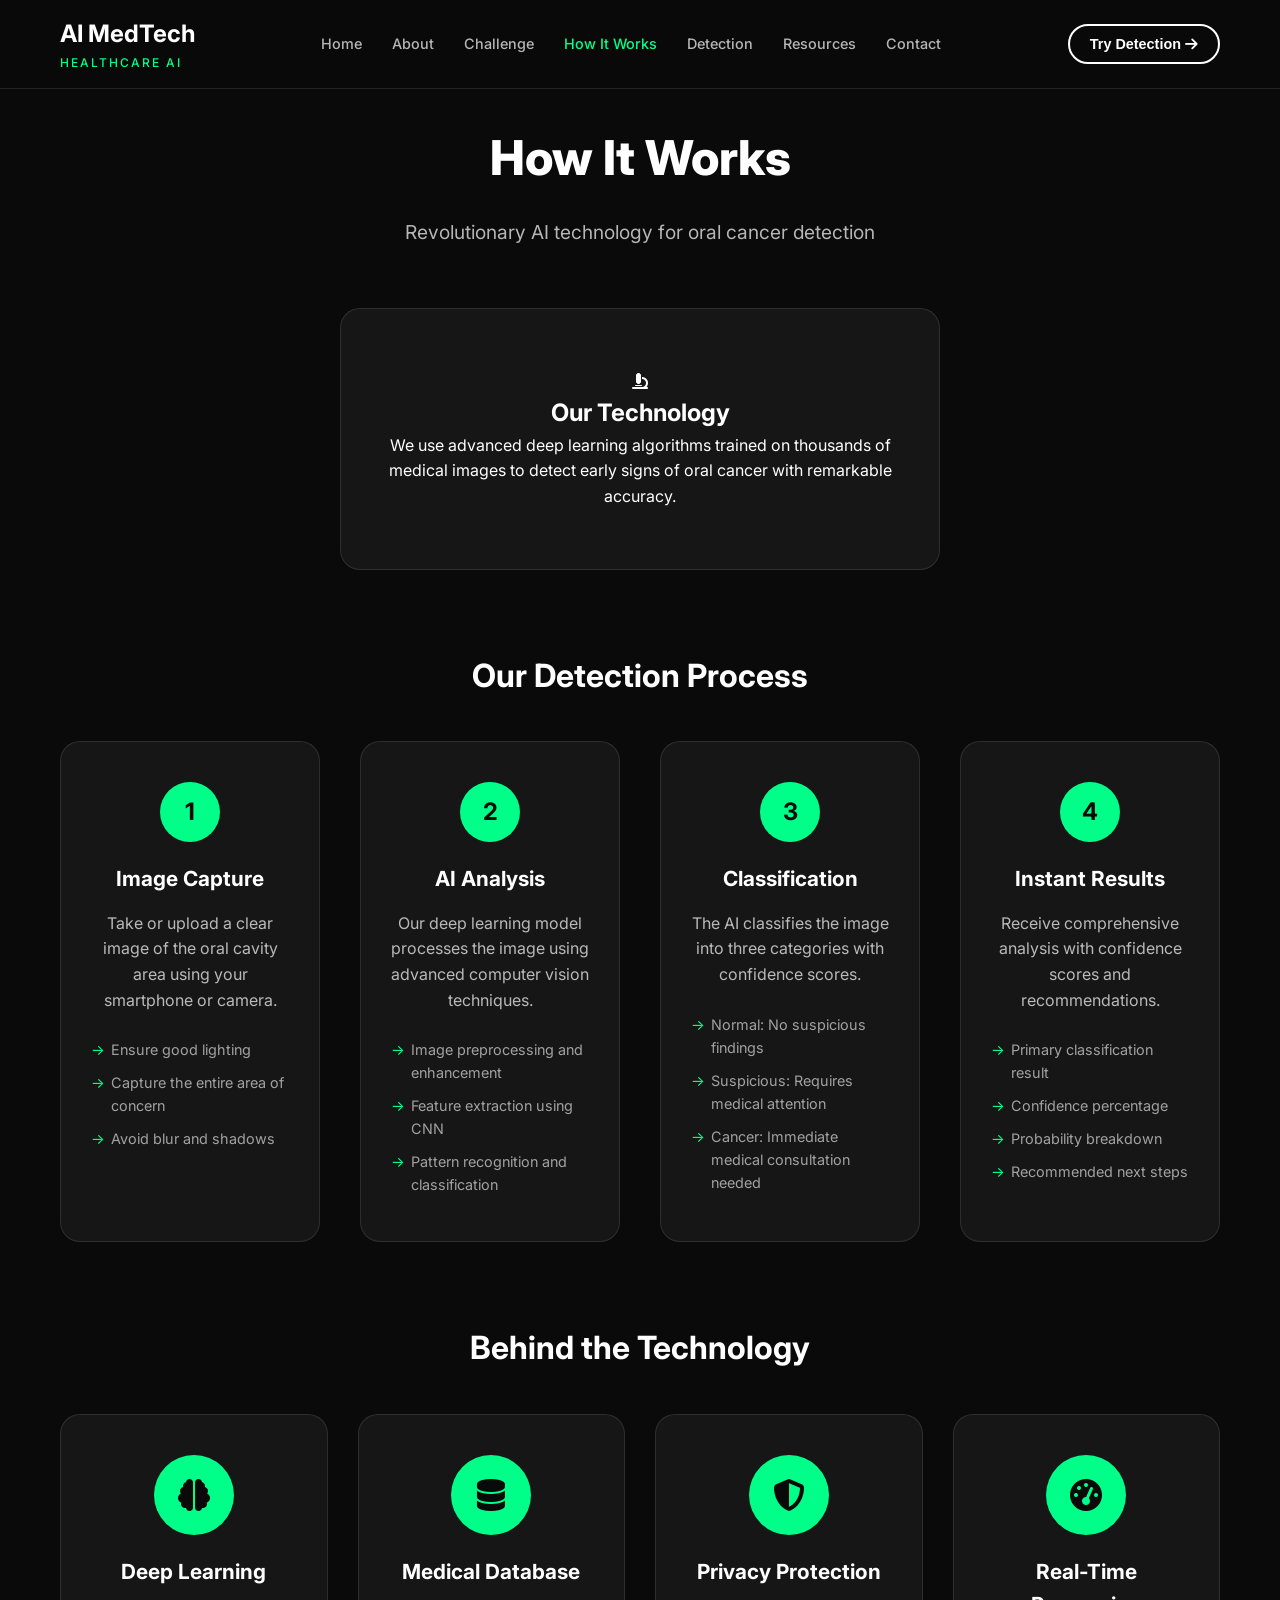
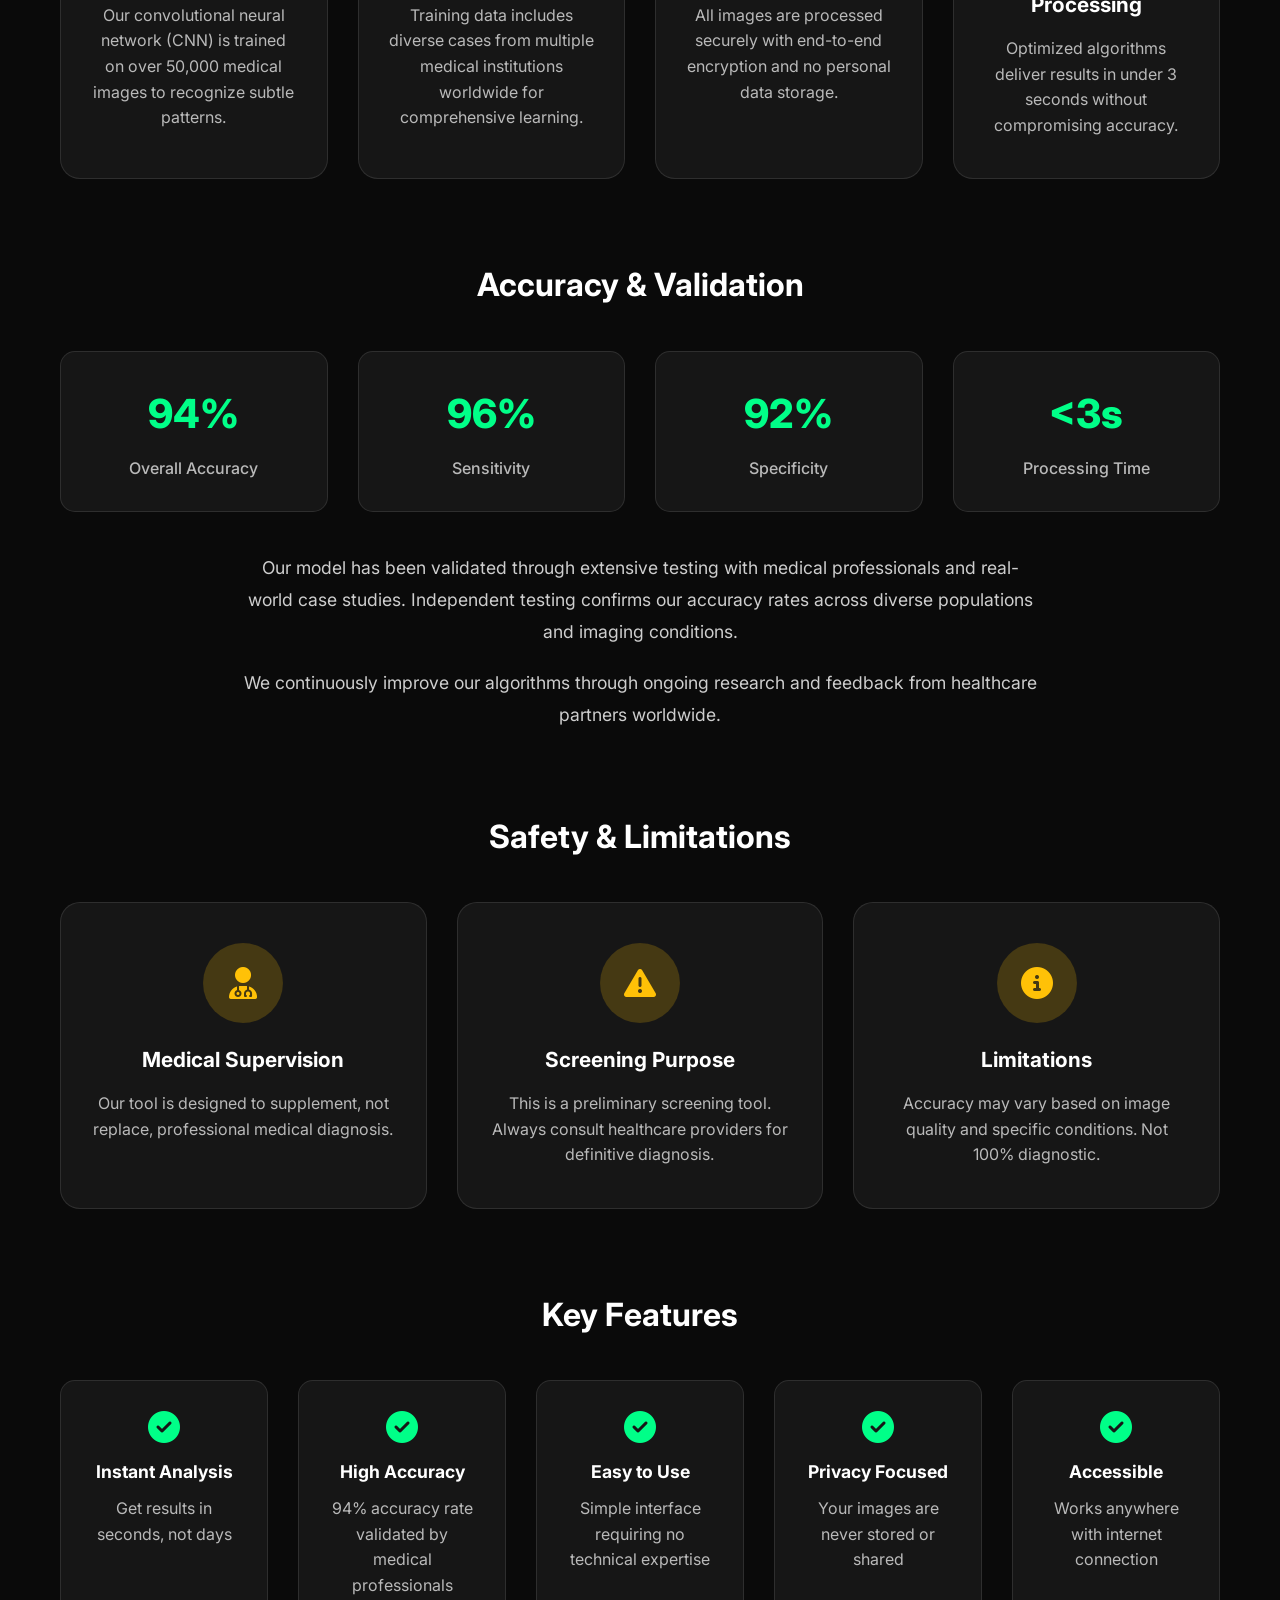
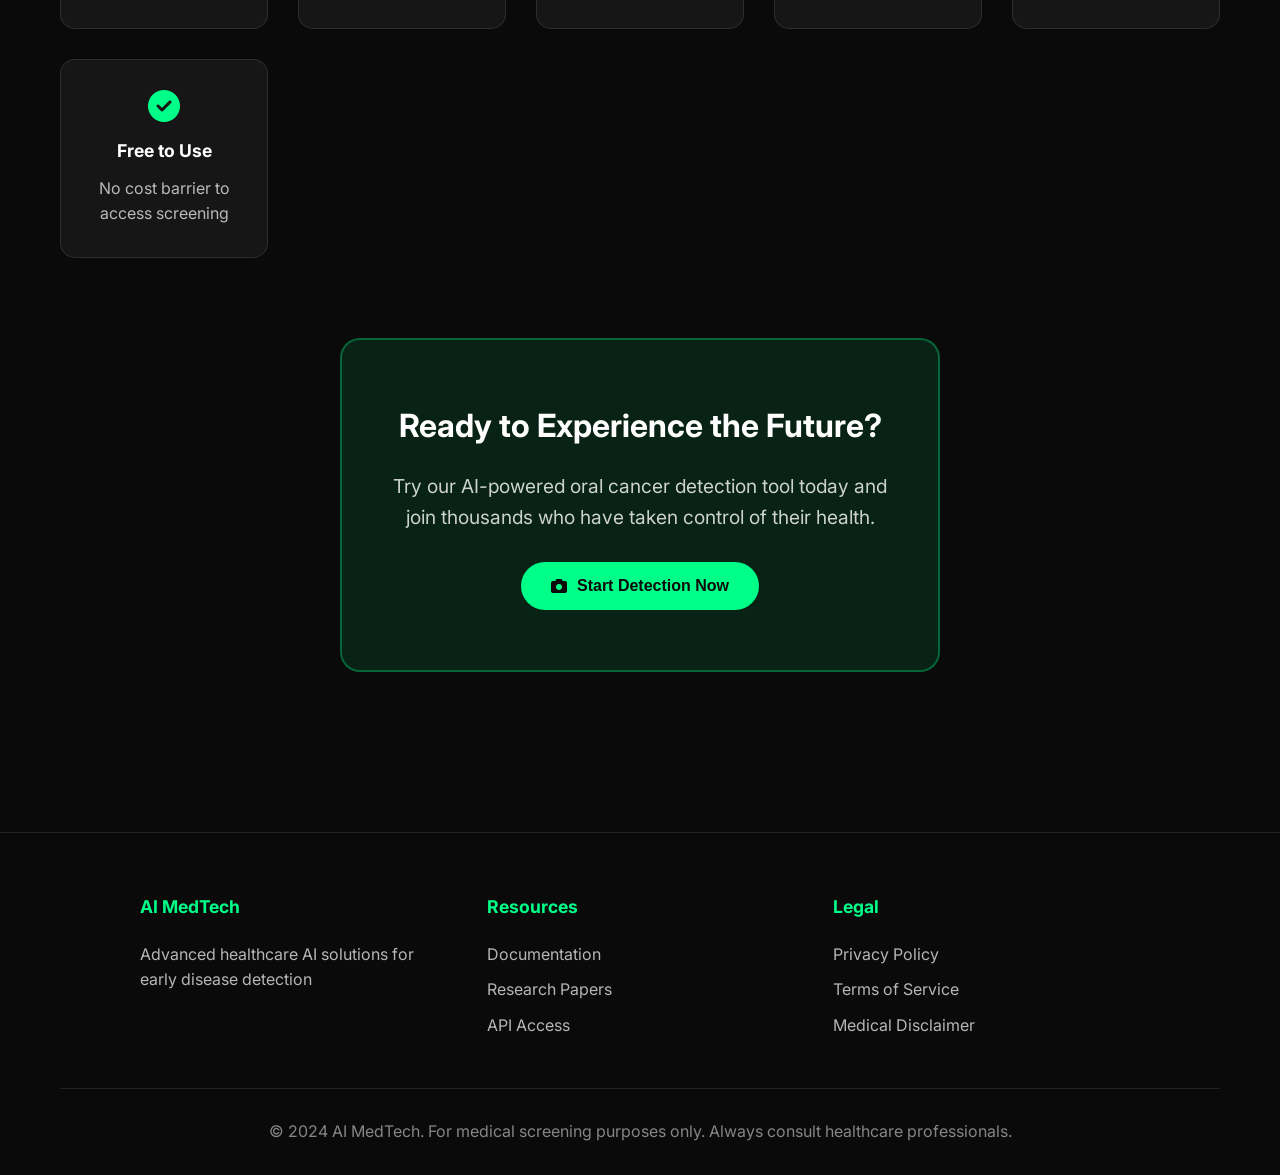
<file: frontend/how-it-works.html>
<!DOCTYPE html>
<html lang="en">
<head>
    <meta charset="UTF-8">
    <meta name="viewport" content="width=device-width, initial-scale=1.0">
    <title>How It Works - AI MedTech</title>
    <link rel="stylesheet" href="style.css">
    <link href="https://fonts.googleapis.com/css2?family=Inter:wght@300;400;500;600;700;800&display=swap" rel="stylesheet">
    <link rel="stylesheet" href="https://cdnjs.cloudflare.com/ajax/libs/font-awesome/6.4.0/css/all.min.css">
</head>
<body>
    <!-- Navigation -->
    <nav class="navbar">
        <div class="nav-container">
            <div class="nav-brand">
                <span class="brand-text">AI MedTech</span>
                <span class="brand-subtitle">HEALTHCARE AI</span>
            </div>
            <ul class="nav-menu">
                <li><a href="index.html" class="nav-link">Home</a></li>
                <li><a href="about.html" class="nav-link">About</a></li>
                <li><a href="challenge.html" class="nav-link">Challenge</a></li>
                <li><a href="how-it-works.html" class="nav-link active">How It Works</a></li>
                <li><a href="detection.html" class="nav-link">Detection</a></li>
                <li><a href="resources.html" class="nav-link">Resources</a></li>
                <li><a href="contact.html" class="nav-link">Contact</a></li>
            </ul>
            <button class="nav-cta" onclick="window.location.href='detection.html'">
                Try Detection <i class="fas fa-arrow-right"></i>
            </button>
        </div>
    </nav>

    <!-- How It Works Section -->
    <section class="how-it-works-section">
        <div class="container">
            <div class="hiw-header">
                <h1 class="page-title">How It Works</h1>
                <p class="page-subtitle">Revolutionary AI technology for oral cancer detection</p>
            </div>

            <div class="hiw-overview">
                <div class="overview-card">
                    <div class="overview-icon">
                        <i class="fas fa-microscope"></i>
                    </div>
                    <h2>Our Technology</h2>
                    <p>We use advanced deep learning algorithms trained on thousands of medical images to detect early signs of oral cancer with remarkable accuracy.</p>
                </div>
            </div>

            <div class="hiw-process">
                <h2>Our Detection Process</h2>
                <div class="process-timeline">
                    <div class="timeline-item">
                        <div class="timeline-number">1</div>
                        <div class="timeline-content">
                            <h3>Image Capture</h3>
                            <p>Take or upload a clear image of the oral cavity area using your smartphone or camera.</p>
                            <div class="timeline-details">
                                <ul>
                                    <li>Ensure good lighting</li>
                                    <li>Capture the entire area of concern</li>
                                    <li>Avoid blur and shadows</li>
                                </ul>
                            </div>
                        </div>
                    </div>

                    <div class="timeline-item">
                        <div class="timeline-number">2</div>
                        <div class="timeline-content">
                            <h3>AI Analysis</h3>
                            <p>Our deep learning model processes the image using advanced computer vision techniques.</p>
                            <div class="timeline-details">
                                <ul>
                                    <li>Image preprocessing and enhancement</li>
                                    <li>Feature extraction using CNN</li>
                                    <li>Pattern recognition and classification</li>
                                </ul>
                            </div>
                        </div>
                    </div>

                    <div class="timeline-item">
                        <div class="timeline-number">3</div>
                        <div class="timeline-content">
                            <h3>Classification</h3>
                            <p>The AI classifies the image into three categories with confidence scores.</p>
                            <div class="timeline-details">
                                <ul>
                                    <li>Normal: No suspicious findings</li>
                                    <li>Suspicious: Requires medical attention</li>
                                    <li>Cancer: Immediate medical consultation needed</li>
                                </ul>
                            </div>
                        </div>
                    </div>

                    <div class="timeline-item">
                        <div class="timeline-number">4</div>
                        <div class="timeline-content">
                            <h3>Instant Results</h3>
                            <p>Receive comprehensive analysis with confidence scores and recommendations.</p>
                            <div class="timeline-details">
                                <ul>
                                    <li>Primary classification result</li>
                                    <li>Confidence percentage</li>
                                    <li>Probability breakdown</li>
                                    <li>Recommended next steps</li>
                                </ul>
                            </div>
                        </div>
                    </div>
                </div>
            </div>

            <div class="hiw-technology">
                <h2>Behind the Technology</h2>
                <div class="tech-grid">
                    <div class="tech-card">
                        <div class="tech-icon">
                            <i class="fas fa-brain"></i>
                        </div>
                        <h3>Deep Learning</h3>
                        <p>Our convolutional neural network (CNN) is trained on over 50,000 medical images to recognize subtle patterns.</p>
                    </div>

                    <div class="tech-card">
                        <div class="tech-icon">
                            <i class="fas fa-database"></i>
                        </div>
                        <h3>Medical Database</h3>
                        <p>Training data includes diverse cases from multiple medical institutions worldwide for comprehensive learning.</p>
                    </div>

                    <div class="tech-card">
                        <div class="tech-icon">
                            <i class="fas fa-shield-alt"></i>
                        </div>
                        <h3>Privacy Protection</h3>
                        <p>All images are processed securely with end-to-end encryption and no personal data storage.</p>
                    </div>

                    <div class="tech-card">
                        <div class="tech-icon">
                            <i class="fas fa-tachometer-alt"></i>
                        </div>
                        <h3>Real-Time Processing</h3>
                        <p>Optimized algorithms deliver results in under 3 seconds without compromising accuracy.</p>
                    </div>
                </div>
            </div>

            <div class="hiw-accuracy">
                <h2>Accuracy & Validation</h2>
                <div class="accuracy-content">
                    <div class="accuracy-stats">
                        <div class="accuracy-item">
                            <div class="accuracy-number">94%</div>
                            <div class="accuracy-label">Overall Accuracy</div>
                        </div>
                        <div class="accuracy-item">
                            <div class="accuracy-number">96%</div>
                            <div class="accuracy-label">Sensitivity</div>
                        </div>
                        <div class="accuracy-item">
                            <div class="accuracy-number">92%</div>
                            <div class="accuracy-label">Specificity</div>
                        </div>
                        <div class="accuracy-item">
                            <div class="accuracy-number">&lt;3s</div>
                            <div class="accuracy-label">Processing Time</div>
                        </div>
                    </div>
                    <div class="accuracy-text">
                        <p>Our model has been validated through extensive testing with medical professionals and real-world case studies. Independent testing confirms our accuracy rates across diverse populations and imaging conditions.</p>
                        <p>We continuously improve our algorithms through ongoing research and feedback from healthcare partners worldwide.</p>
                    </div>
                </div>
            </div>

            <div class="hiw-safety">
                <h2>Safety & Limitations</h2>
                <div class="safety-grid">
                    <div class="safety-card">
                        <div class="safety-icon">
                            <i class="fas fa-user-md"></i>
                        </div>
                        <h3>Medical Supervision</h3>
                        <p>Our tool is designed to supplement, not replace, professional medical diagnosis.</p>
                    </div>

                    <div class="safety-card">
                        <div class="safety-icon">
                            <i class="fas fa-exclamation-triangle"></i>
                        </div>
                        <h3>Screening Purpose</h3>
                        <p>This is a preliminary screening tool. Always consult healthcare providers for definitive diagnosis.</p>
                    </div>

                    <div class="safety-card">
                        <div class="safety-icon">
                            <i class="fas fa-info-circle"></i>
                        </div>
                        <h3>Limitations</h3>
                        <p>Accuracy may vary based on image quality and specific conditions. Not 100% diagnostic.</p>
                    </div>
                </div>
            </div>

            <div class="hiw-features">
                <h2>Key Features</h2>
                <div class="features-grid">
                    <div class="feature-item">
                        <i class="fas fa-check-circle"></i>
                        <h3>Instant Analysis</h3>
                        <p>Get results in seconds, not days</p>
                    </div>
                    <div class="feature-item">
                        <i class="fas fa-check-circle"></i>
                        <h3>High Accuracy</h3>
                        <p>94% accuracy rate validated by medical professionals</p>
                    </div>
                    <div class="feature-item">
                        <i class="fas fa-check-circle"></i>
                        <h3>Easy to Use</h3>
                        <p>Simple interface requiring no technical expertise</p>
                    </div>
                    <div class="feature-item">
                        <i class="fas fa-check-circle"></i>
                        <h3>Privacy Focused</h3>
                        <p>Your images are never stored or shared</p>
                    </div>
                    <div class="feature-item">
                        <i class="fas fa-check-circle"></i>
                        <h3>Accessible</h3>
                        <p>Works anywhere with internet connection</p>
                    </div>
                    <div class="feature-item">
                        <i class="fas fa-check-circle"></i>
                        <h3>Free to Use</h3>
                        <p>No cost barrier to access screening</p>
                    </div>
                </div>
            </div>

            <div class="hiw-cta">
                <div class="cta-content">
                    <h2>Ready to Experience the Future?</h2>
                    <p>Try our AI-powered oral cancer detection tool today and join thousands who have taken control of their health.</p>
                    <button class="btn-primary" onclick="window.location.href='detection.html'">
                        <i class="fas fa-camera"></i>
                        Start Detection Now
                    </button>
                </div>
            </div>
        </div>
    </section>

    <!-- Footer -->
    <footer class="footer">
        <div class="container">
            <div class="footer-content">
                <div class="footer-section">
                    <h4>AI MedTech</h4>
                    <p>Advanced healthcare AI solutions for early disease detection</p>
                </div>
                <div class="footer-section">
                    <h4>Resources</h4>
                    <ul>
                        <li><a href="resources.html">Documentation</a></li>
                        <li><a href="resources.html">Research Papers</a></li>
                        <li><a href="resources.html">API Access</a></li>
                    </ul>
                </div>
                <div class="footer-section">
                    <h4>Legal</h4>
                    <ul>
                        <li><a href="#">Privacy Policy</a></li>
                        <li><a href="#">Terms of Service</a></li>
                        <li><a href="#">Medical Disclaimer</a></li>
                    </ul>
                </div>
            </div>
            <div class="footer-bottom">
                <p>&copy; 2024 AI MedTech. For medical screening purposes only. Always consult healthcare professionals.</p>
            </div>
        </div>
    </footer>
</body>
</html>
</file>
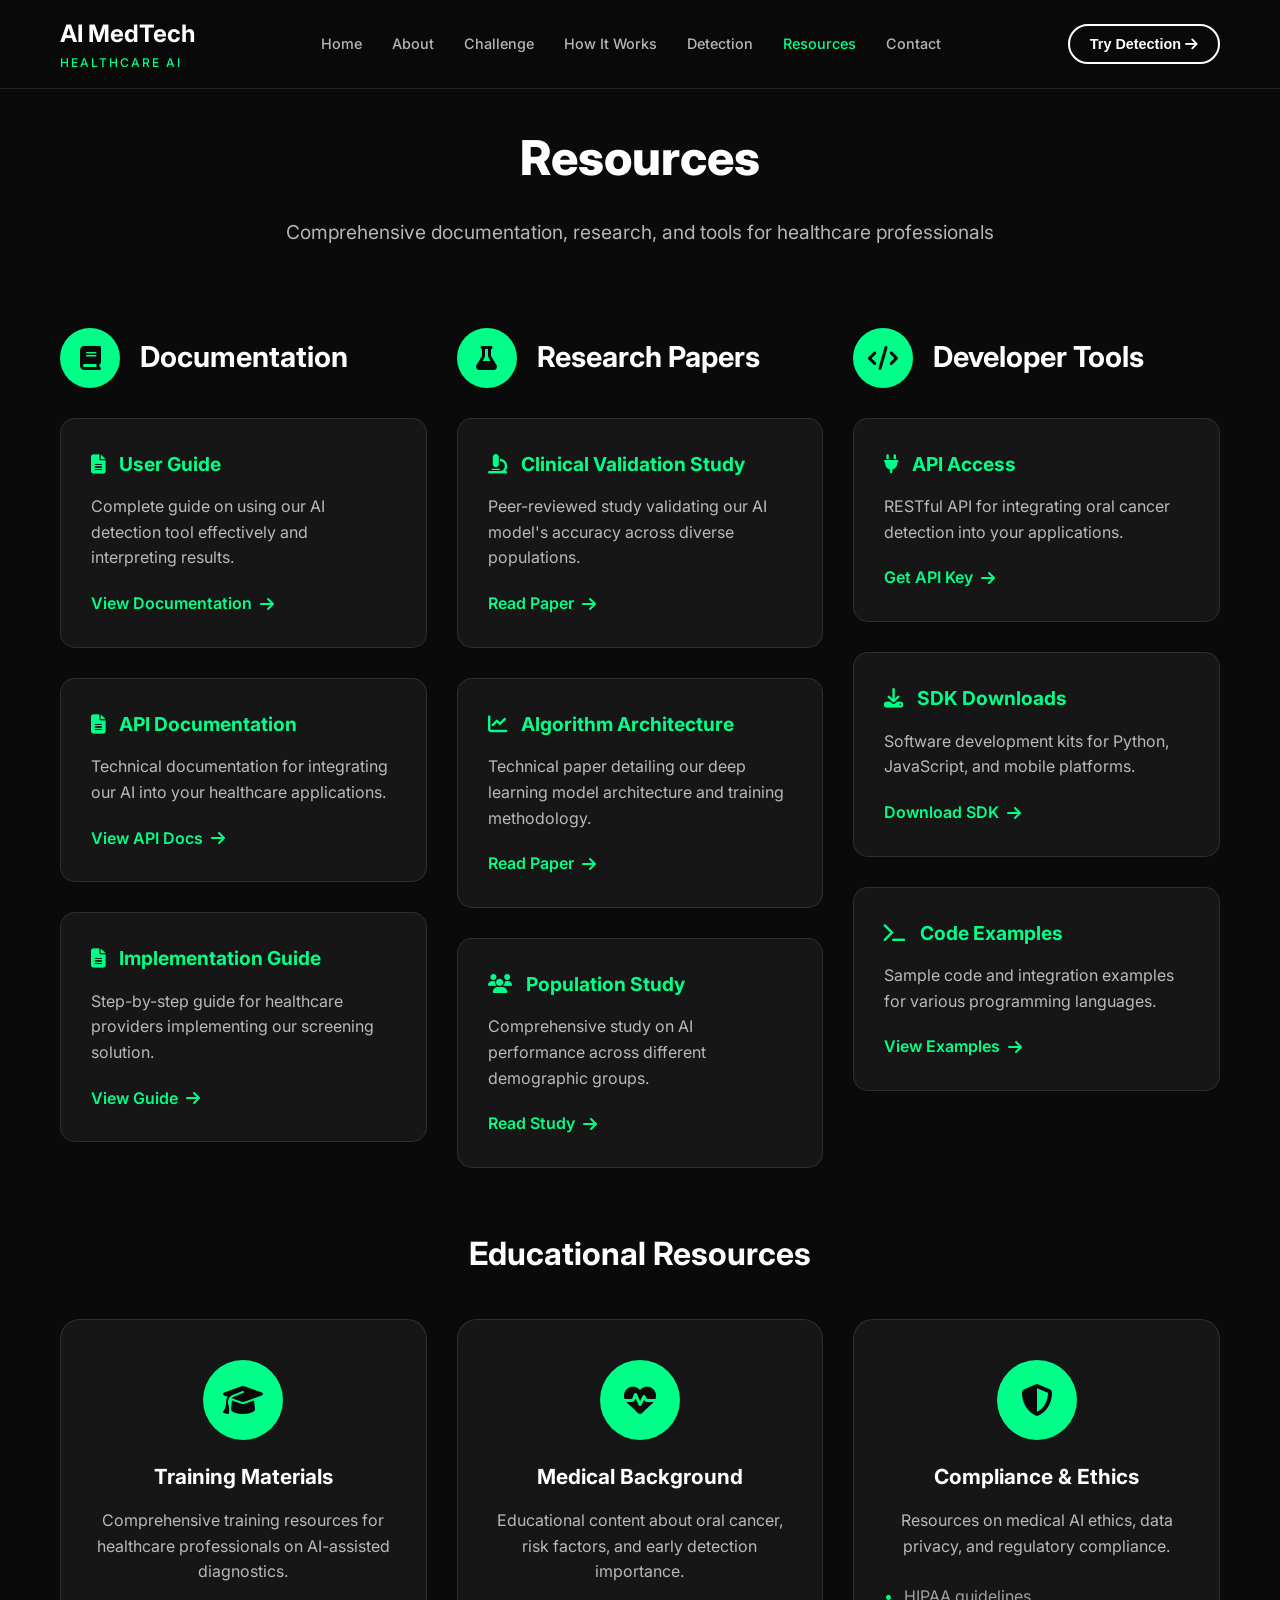
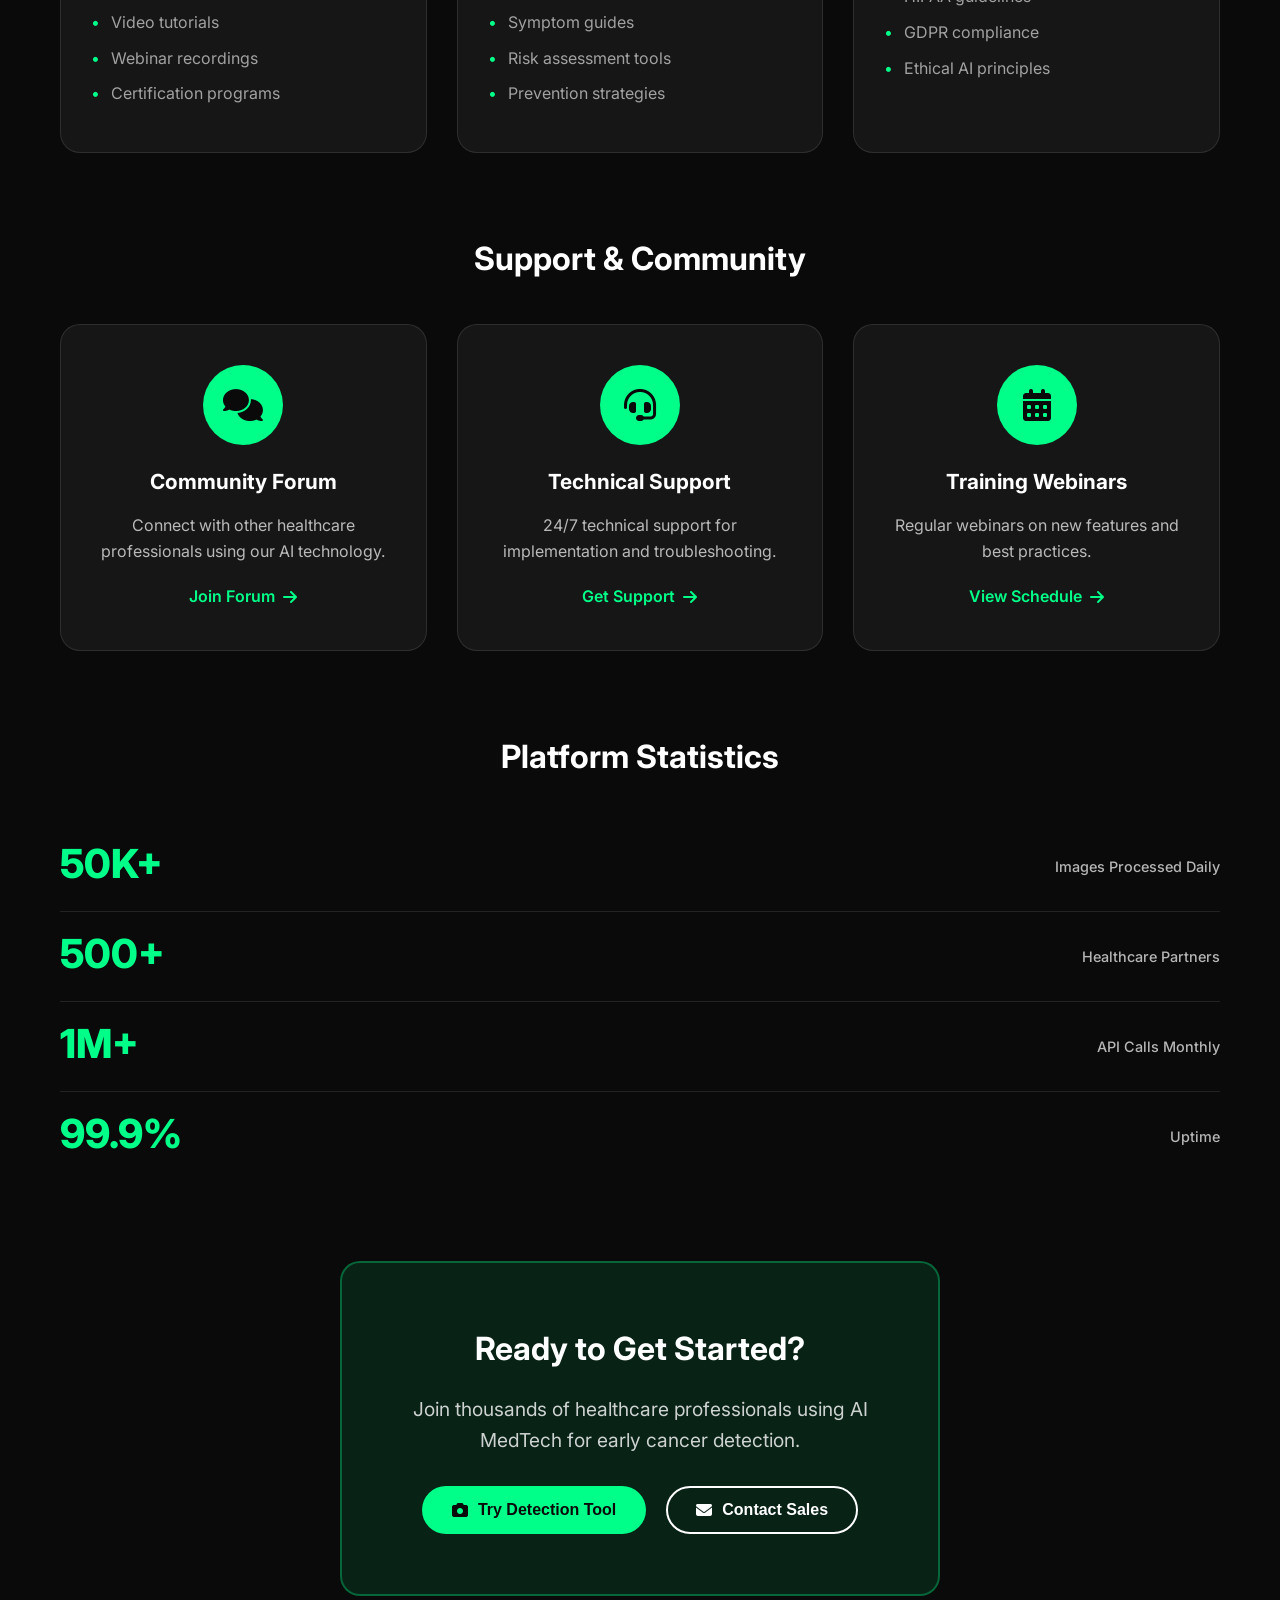
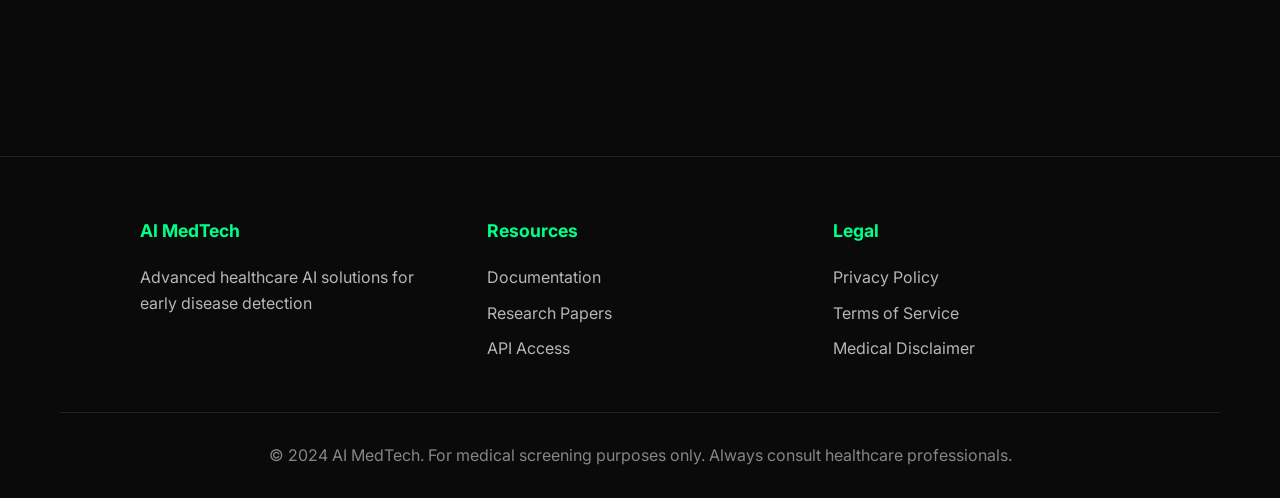
<file: frontend/resources.html>
<!DOCTYPE html>
<html lang="en">
<head>
    <meta charset="UTF-8">
    <meta name="viewport" content="width=device-width, initial-scale=1.0">
    <title>Resources - AI MedTech</title>
    <link rel="stylesheet" href="style.css">
    <link href="https://fonts.googleapis.com/css2?family=Inter:wght@300;400;500;600;700;800&display=swap" rel="stylesheet">
    <link rel="stylesheet" href="https://cdnjs.cloudflare.com/ajax/libs/font-awesome/6.4.0/css/all.min.css">
</head>
<body>
    <!-- Navigation -->
    <nav class="navbar">
        <div class="nav-container">
            <div class="nav-brand">
                <span class="brand-text">AI MedTech</span>
                <span class="brand-subtitle">HEALTHCARE AI</span>
            </div>
            <ul class="nav-menu">
                <li><a href="index.html" class="nav-link">Home</a></li>
                <li><a href="about.html" class="nav-link">About</a></li>
                <li><a href="challenge.html" class="nav-link">Challenge</a></li>
                <li><a href="how-it-works.html" class="nav-link">How It Works</a></li>
                <li><a href="detection.html" class="nav-link">Detection</a></li>
                <li><a href="resources.html" class="nav-link active">Resources</a></li>
                <li><a href="contact.html" class="nav-link">Contact</a></li>
            </ul>
            <button class="nav-cta" onclick="window.location.href='detection.html'">
                Try Detection <i class="fas fa-arrow-right"></i>
            </button>
        </div>
    </nav>

    <!-- Resources Section -->
    <section class="resources-section">
        <div class="container">
            <div class="resources-header">
                <h1 class="page-title">Resources</h1>
                <p class="page-subtitle">Comprehensive documentation, research, and tools for healthcare professionals</p>
            </div>

            <div class="resources-grid">
                <div class="resource-category">
                    <div class="category-header">
                        <div class="category-icon">
                            <i class="fas fa-book"></i>
                        </div>
                        <h2>Documentation</h2>
                    </div>
                    <div class="resource-list">
                        <div class="resource-item">
                            <h3><i class="fas fa-file-alt"></i> User Guide</h3>
                            <p>Complete guide on using our AI detection tool effectively and interpreting results.</p>
                            <a href="#" class="resource-link">View Documentation <i class="fas fa-arrow-right"></i></a>
                        </div>
                        
                        <div class="resource-item">
                            <h3><i class="fas fa-file-alt"></i> API Documentation</h3>
                            <p>Technical documentation for integrating our AI into your healthcare applications.</p>
                            <a href="#" class="resource-link">View API Docs <i class="fas fa-arrow-right"></i></a>
                        </div>
                        
                        <div class="resource-item">
                            <h3><i class="fas fa-file-alt"></i> Implementation Guide</h3>
                            <p>Step-by-step guide for healthcare providers implementing our screening solution.</p>
                            <a href="#" class="resource-link">View Guide <i class="fas fa-arrow-right"></i></a>
                        </div>
                    </div>
                </div>

                <div class="resource-category">
                    <div class="category-header">
                        <div class="category-icon">
                            <i class="fas fa-flask"></i>
                        </div>
                        <h2>Research Papers</h2>
                    </div>
                    <div class="resource-list">
                        <div class="resource-item">
                            <h3><i class="fas fa-microscope"></i> Clinical Validation Study</h3>
                            <p>Peer-reviewed study validating our AI model's accuracy across diverse populations.</p>
                            <a href="#" class="resource-link">Read Paper <i class="fas fa-arrow-right"></i></a>
                        </div>
                        
                        <div class="resource-item">
                            <h3><i class="fas fa-chart-line"></i> Algorithm Architecture</h3>
                            <p>Technical paper detailing our deep learning model architecture and training methodology.</p>
                            <a href="#" class="resource-link">Read Paper <i class="fas fa-arrow-right"></i></a>
                        </div>
                        
                        <div class="resource-item">
                            <h3><i class="fas fa-users"></i> Population Study</h3>
                            <p>Comprehensive study on AI performance across different demographic groups.</p>
                            <a href="#" class="resource-link">Read Study <i class="fas fa-arrow-right"></i></a>
                        </div>
                    </div>
                </div>

                <div class="resource-category">
                    <div class="category-header">
                        <div class="category-icon">
                            <i class="fas fa-code"></i>
                        </div>
                        <h2>Developer Tools</h2>
                    </div>
                    <div class="resource-list">
                        <div class="resource-item">
                            <h3><i class="fas fa-plug"></i> API Access</h3>
                            <p>RESTful API for integrating oral cancer detection into your applications.</p>
                            <a href="#" class="resource-link">Get API Key <i class="fas fa-arrow-right"></i></a>
                        </div>
                        
                        <div class="resource-item">
                            <h3><i class="fas fa-download"></i> SDK Downloads</h3>
                            <p>Software development kits for Python, JavaScript, and mobile platforms.</p>
                            <a href="#" class="resource-link">Download SDK <i class="fas fa-arrow-right"></i></a>
                        </div>
                        
                        <div class="resource-item">
                            <h3><i class="fas fa-terminal"></i> Code Examples</h3>
                            <p>Sample code and integration examples for various programming languages.</p>
                            <a href="#" class="resource-link">View Examples <i class="fas fa-arrow-right"></i></a>
                        </div>
                    </div>
                </div>
            </div>

            <div class="resources-education">
                <h2>Educational Resources</h2>
                <div class="education-grid">
                    <div class="edu-card">
                        <div class="edu-icon">
                            <i class="fas fa-graduation-cap"></i>
                        </div>
                        <h3>Training Materials</h3>
                        <p>Comprehensive training resources for healthcare professionals on AI-assisted diagnostics.</p>
                        <ul>
                            <li>Video tutorials</li>
                            <li>Webinar recordings</li>
                            <li>Certification programs</li>
                        </ul>
                    </div>
                    
                    <div class="edu-card">
                        <div class="edu-icon">
                            <i class="fas fa-heartbeat"></i>
                        </div>
                        <h3>Medical Background</h3>
                        <p>Educational content about oral cancer, risk factors, and early detection importance.</p>
                        <ul>
                            <li>Symptom guides</li>
                            <li>Risk assessment tools</li>
                            <li>Prevention strategies</li>
                        </ul>
                    </div>
                    
                    <div class="edu-card">
                        <div class="edu-icon">
                            <i class="fas fa-shield-alt"></i>
                        </div>
                        <h3>Compliance & Ethics</h3>
                        <p>Resources on medical AI ethics, data privacy, and regulatory compliance.</p>
                        <ul>
                            <li>HIPAA guidelines</li>
                            <li>GDPR compliance</li>
                            <li>Ethical AI principles</li>
                        </ul>
                    </div>
                </div>
            </div>

            <div class="resources-support">
                <h2>Support & Community</h2>
                <div class="support-grid">
                    <div class="support-item">
                        <div class="support-icon">
                            <i class="fas fa-comments"></i>
                        </div>
                        <h3>Community Forum</h3>
                        <p>Connect with other healthcare professionals using our AI technology.</p>
                        <a href="#" class="resource-link">Join Forum <i class="fas fa-arrow-right"></i></a>
                    </div>
                    
                    <div class="support-item">
                        <div class="support-icon">
                            <i class="fas fa-headset"></i>
                        </div>
                        <h3>Technical Support</h3>
                        <p>24/7 technical support for implementation and troubleshooting.</p>
                        <a href="#" class="resource-link">Get Support <i class="fas fa-arrow-right"></i></a>
                    </div>
                    
                    <div class="support-item">
                        <div class="support-icon">
                            <i class="fas fa-calendar-alt"></i>
                        </div>
                        <h3>Training Webinars</h3>
                        <p>Regular webinars on new features and best practices.</p>
                        <a href="#" class="resource-link">View Schedule <i class="fas fa-arrow-right"></i></a>
                    </div>
                </div>
            </div>

            <div class="resources-stats">
                <h2>Platform Statistics</h2>
                <div class="stats-grid">
                    <div class="stat-item">
                        <div class="stat-number">50K+</div>
                        <div class="stat-label">Images Processed Daily</div>
                    </div>
                    <div class="stat-item">
                        <div class="stat-number">500+</div>
                        <div class="stat-label">Healthcare Partners</div>
                    </div>
                    <div class="stat-item">
                        <div class="stat-number">1M+</div>
                        <div class="stat-label">API Calls Monthly</div>
                    </div>
                    <div class="stat-item">
                        <div class="stat-number">99.9%</div>
                        <div class="stat-label">Uptime</div>
                    </div>
                </div>
            </div>

            <div class="resources-cta">
                <div class="cta-content">
                    <h2>Ready to Get Started?</h2>
                    <p>Join thousands of healthcare professionals using AI MedTech for early cancer detection.</p>
                    <div class="cta-buttons">
                        <button class="btn-primary" onclick="window.location.href='detection.html'">
                            <i class="fas fa-camera"></i>
                            Try Detection Tool
                        </button>
                        <button class="btn-secondary" onclick="window.location.href='contact.html'">
                            <i class="fas fa-envelope"></i>
                            Contact Sales
                        </button>
                    </div>
                </div>
            </div>
        </div>
    </section>

    <!-- Footer -->
    <footer class="footer">
        <div class="container">
            <div class="footer-content">
                <div class="footer-section">
                    <h4>AI MedTech</h4>
                    <p>Advanced healthcare AI solutions for early disease detection</p>
                </div>
                <div class="footer-section">
                    <h4>Resources</h4>
                    <ul>
                        <li><a href="#">Documentation</a></li>
                        <li><a href="#">Research Papers</a></li>
                        <li><a href="#">API Access</a></li>
                    </ul>
                </div>
                <div class="footer-section">
                    <h4>Legal</h4>
                    <ul>
                        <li><a href="#">Privacy Policy</a></li>
                        <li><a href="#">Terms of Service</a></li>
                        <li><a href="#">Medical Disclaimer</a></li>
                    </ul>
                </div>
            </div>
            <div class="footer-bottom">
                <p>&copy; 2024 AI MedTech. For medical screening purposes only. Always consult healthcare professionals.</p>
            </div>
        </div>
    </footer>
</body>
</html>
</file>
<file: frontend/style.css>
/* Reset and Base Styles */
* {
    margin: 0;
    padding: 0;
    box-sizing: border-box;
}

body {
    font-family: 'Inter', -apple-system, BlinkMacSystemFont, 'Segoe UI', Roboto, sans-serif;
    line-height: 1.6;
    color: #ffffff;
    background: #0a0a0a;
    min-height: 100vh;
    overflow-x: hidden;
}

.container {
    max-width: 1200px;
    margin: 0 auto;
    padding: 0 20px;
}

/* Navigation */
.navbar {
    position: fixed;
    top: 0;
    width: 100%;
    background: rgba(10, 10, 10, 0.95);
    backdrop-filter: blur(10px);
    border-bottom: 1px solid rgba(255, 255, 255, 0.1);
    z-index: 1000;
    padding: 15px 0;
}

.nav-container {
    max-width: 1200px;
    margin: 0 auto;
    padding: 0 20px;
    display: flex;
    align-items: center;
    justify-content: space-between;
}

.nav-brand {
    display: flex;
    flex-direction: column;
    align-items: flex-start;
}

.brand-text {
    font-size: 1.5rem;
    font-weight: 700;
    color: #ffffff;
}

.brand-subtitle {
    font-size: 0.75rem;
    color: #00ff88;
    font-weight: 500;
    letter-spacing: 2px;
}

.nav-menu {
    display: flex;
    list-style: none;
    gap: 30px;
    align-items: center;
}

.nav-link {
    color: rgba(255, 255, 255, 0.7);
    text-decoration: none;
    font-weight: 500;
    transition: color 0.3s ease;
    font-size: 0.9rem;
}

.nav-link:hover,
.nav-link.active {
    color: #00ff88;
}

.nav-cta {
    background: transparent;
    color: #ffffff;
    border: 2px solid #ffffff;
    padding: 10px 20px;
    border-radius: 25px;
    font-weight: 600;
    cursor: pointer;
    transition: all 0.3s ease;
    font-size: 0.9rem;
}

.nav-cta:hover {
    background: #00ff88;
    color: #0a0a0a;
    border-color: #00ff88;
}

/* Hero Section */
.hero {
    position: relative;
    min-height: 100vh;
    display: flex;
    align-items: center;
    justify-content: center;
    padding: 120px 20px 80px;
}

.hero-background {
    position: absolute;
    top: 0;
    left: 0;
    width: 100%;
    height: 100%;
    background: linear-gradient(135deg, #0a0a0a 0%, #1a1a1a 100%);
    z-index: -2;
}

.grid-overlay {
    position: absolute;
    top: 0;
    left: 0;
    width: 100%;
    height: 100%;
    background-image: 
        linear-gradient(rgba(0, 255, 136, 0.1) 1px, transparent 1px),
        linear-gradient(90deg, rgba(0, 255, 136, 0.1) 1px, transparent 1px);
    background-size: 50px 50px;
    z-index: -1;
}

.hero-content {
    text-align: center;
    max-width: 800px;
    z-index: 1;
}

.hero-title {
    font-size: 4rem;
    font-weight: 800;
    line-height: 1.1;
    margin-bottom: 30px;
    color: #ffffff;
}

.text-highlight {
    color: #00ff88;
}

.hero-description {
    font-size: 1.2rem;
    color: rgba(255, 255, 255, 0.7);
    margin-bottom: 40px;
    line-height: 1.6;
}

.hero-buttons {
    display: flex;
    gap: 20px;
    justify-content: center;
    flex-wrap: wrap;
}

.btn-primary {
    background: #00ff88;
    color: #0a0a0a;
    border: none;
    padding: 15px 30px;
    border-radius: 30px;
    font-weight: 600;
    font-size: 1rem;
    cursor: pointer;
    transition: all 0.3s ease;
    display: inline-flex;
    align-items: center;
    gap: 10px;
    text-decoration: none;
}

.btn-primary:hover {
    transform: translateY(-2px);
    box-shadow: 0 10px 30px rgba(0, 255, 136, 0.3);
}

.btn-secondary {
    background: transparent;
    color: #ffffff;
    border: 2px solid #ffffff;
    padding: 13px 28px;
    border-radius: 30px;
    font-weight: 600;
    font-size: 1rem;
    cursor: pointer;
    transition: all 0.3s ease;
    display: inline-flex;
    align-items: center;
    gap: 10px;
    text-decoration: none;
}

.btn-secondary:hover {
    background: #ffffff;
    color: #0a0a0a;
    transform: translateY(-2px);
}

/* Statistics Section */
.stats-section {
    padding: 80px 20px;
    background: #0f0f0f;
    border-top: 1px solid rgba(255, 255, 255, 0.1);
}

.stats-container {
    max-width: 1000px;
    margin: 0 auto;
    display: grid;
    grid-template-columns: repeat(auto-fit, minmax(200px, 1fr));
    gap: 40px;
}

.stat-item {
    text-align: center;
}

.stat-number {
    font-size: 3rem;
    font-weight: 800;
    color: #00ff88;
    margin-bottom: 10px;
}

.stat-label {
    font-size: 1rem;
    color: rgba(255, 255, 255, 0.7);
    font-weight: 500;
}

/* Detection Section */
.detection-section {
    padding: 80px 20px;
    min-height: 100vh;
    display: flex;
    align-items: center;
}

.upload-card {
    background: rgba(255, 255, 255, 0.05);
    border: 1px solid rgba(255, 255, 255, 0.1);
    border-radius: 20px;
    padding: 60px 40px;
    text-align: center;
    max-width: 600px;
    margin: 0 auto;
    width: 100%;
    backdrop-filter: blur(10px);
    transition: all 0.3s ease;
}

.upload-card:hover {
    border-color: rgba(0, 255, 136, 0.3);
    box-shadow: 0 20px 40px rgba(0, 255, 136, 0.1);
}

.upload-header h2 {
    font-size: 2rem;
    margin-bottom: 15px;
    color: #ffffff;
}

.upload-header p {
    color: rgba(255, 255, 255, 0.7);
    margin-bottom: 40px;
}

.upload-area {
    margin-bottom: 30px;
}

.upload-icon {
    margin-bottom: 30px;
}

.upload-icon i {
    font-size: 4rem;
    color: #00ff88;
    opacity: 0.8;
}

.upload-area h3 {
    font-size: 1.3rem;
    margin-bottom: 10px;
    color: #ffffff;
}

.upload-area p {
    color: rgba(255, 255, 255, 0.5);
    margin-bottom: 30px;
}

#fileInput {
    display: none;
}

.file-upload-label {
    display: inline-flex;
    align-items: center;
    gap: 10px;
    padding: 15px 30px;
    background: rgba(0, 255, 136, 0.1);
    color: #00ff88;
    border: 2px solid #00ff88;
    border-radius: 30px;
    cursor: pointer;
    transition: all 0.3s ease;
    font-weight: 600;
}

.file-upload-label:hover {
    background: #00ff88;
    color: #0a0a0a;
    transform: translateY(-2px);
}

.image-preview {
    position: relative;
    margin: 30px auto;
    max-width: 400px;
    border-radius: 15px;
    overflow: hidden;
    border: 2px solid rgba(0, 255, 136, 0.3);
}

.image-preview img {
    width: 100%;
    height: auto;
    display: block;
}

.remove-image {
    position: absolute;
    top: 15px;
    right: 15px;
    background: rgba(255, 68, 68, 0.9);
    color: white;
    border: none;
    border-radius: 50%;
    width: 40px;
    height: 40px;
    cursor: pointer;
    display: flex;
    align-items: center;
    justify-content: center;
    transition: all 0.3s ease;
}

.remove-image:hover {
    background: rgba(255, 68, 68, 1);
    transform: scale(1.1);
}

.analyze-btn {
    background: #00ff88;
    color: #0a0a0a;
    border: none;
    padding: 15px 40px;
    border-radius: 30px;
    font-size: 1.1rem;
    font-weight: 700;
    cursor: pointer;
    transition: all 0.3s ease;
    display: inline-flex;
    align-items: center;
    gap: 10px;
    margin-top: 20px;
}

.analyze-btn:hover:not(:disabled) {
    transform: translateY(-2px);
    box-shadow: 0 10px 30px rgba(0, 255, 136, 0.3);
}

.analyze-btn:disabled {
    background: rgba(255, 255, 255, 0.1);
    color: rgba(255, 255, 255, 0.3);
    cursor: not-allowed;
    border: 1px solid rgba(255, 255, 255, 0.1);
}

/* Result Section */
.result-section {
    padding: 80px 20px;
    min-height: 100vh;
    display: flex;
    align-items: center;
}

.result-card {
    background: rgba(255, 255, 255, 0.05);
    border: 1px solid rgba(255, 255, 255, 0.1);
    border-radius: 20px;
    padding: 50px;
    max-width: 800px;
    margin: 0 auto;
    width: 100%;
    backdrop-filter: blur(10px);
}

.result-header {
    display: flex;
    justify-content: space-between;
    align-items: center;
    margin-bottom: 40px;
    padding-bottom: 20px;
    border-bottom: 1px solid rgba(255, 255, 255, 0.1);
}

.result-header h2 {
    color: #ffffff;
    font-size: 2rem;
}

.result-timestamp {
    color: rgba(255, 255, 255, 0.5);
    font-size: 0.9rem;
}

.result-content {
    margin-bottom: 40px;
}

.prediction-badge {
    display: inline-block;
    padding: 15px 30px;
    border-radius: 30px;
    font-weight: 700;
    font-size: 1.2rem;
    margin-bottom: 30px;
    text-transform: capitalize;
}

.prediction-badge.normal {
    background: rgba(0, 255, 136, 0.2);
    color: #00ff88;
    border: 1px solid rgba(0, 255, 136, 0.3);
}

.prediction-badge.suspicious {
    background: rgba(255, 193, 7, 0.2);
    color: #ffc107;
    border: 1px solid rgba(255, 193, 7, 0.3);
}

.prediction-badge.cancer {
    background: rgba(244, 67, 54, 0.2);
    color: #f44336;
    border: 1px solid rgba(244, 67, 54, 0.3);
}

.confidence-meter {
    margin: 30px 0;
}

.confidence-label {
    display: flex;
    justify-content: space-between;
    margin-bottom: 15px;
    font-weight: 600;
    color: rgba(255, 255, 255, 0.8);
}

.confidence-bar {
    height: 10px;
    background: rgba(255, 255, 255, 0.1);
    border-radius: 50px;
    overflow: hidden;
}

.confidence-fill {
    height: 100%;
    background: linear-gradient(90deg, #00ff88, #00cc6a);
    transition: width 1s ease;
    border-radius: 50px;
}

.probabilities {
    display: grid;
    grid-template-columns: repeat(auto-fit, minmax(200px, 1fr));
    gap: 20px;
    margin: 40px 0;
}

.prob-item {
    text-align: center;
    padding: 25px;
    background: rgba(255, 255, 255, 0.05);
    border: 1px solid rgba(255, 255, 255, 0.1);
    border-radius: 15px;
}

.prob-label {
    font-weight: 600;
    color: rgba(255, 255, 255, 0.7);
    margin-bottom: 10px;
    text-transform: capitalize;
}

.prob-value {
    font-size: 1.8rem;
    font-weight: 700;
    color: #00ff88;
}

.next-steps {
    background: rgba(0, 255, 136, 0.1);
    border-left: 4px solid #00ff88;
    padding: 25px;
    border-radius: 10px;
    margin-top: 30px;
}

.next-steps h4 {
    color: #00ff88;
    margin-bottom: 20px;
    font-size: 1.2rem;
}

.next-steps ul {
    list-style: none;
    padding: 0;
}

.next-steps li {
    padding: 10px 0;
    color: rgba(255, 255, 255, 0.8);
    position: relative;
    padding-left: 30px;
}

.next-steps li:before {
    content: "→";
    position: absolute;
    left: 0;
    color: #00ff88;
    font-weight: bold;
}

.result-actions {
    display: flex;
    gap: 20px;
    justify-content: center;
    flex-wrap: wrap;
}

/* How It Works Section */
.how-it-works {
    padding: 80px 20px;
    background: #0f0f0f;
}

.section-title {
    text-align: center;
    font-size: 2.5rem;
    margin-bottom: 60px;
    color: #ffffff;
}

.steps-grid {
    display: grid;
    grid-template-columns: repeat(auto-fit, minmax(300px, 1fr));
    gap: 40px;
    max-width: 1000px;
    margin: 0 auto;
}

.step-card {
    text-align: center;
    padding: 40px 30px;
    background: rgba(255, 255, 255, 0.05);
    border: 1px solid rgba(255, 255, 255, 0.1);
    border-radius: 20px;
    transition: all 0.3s ease;
}

.step-card:hover {
    border-color: rgba(0, 255, 136, 0.3);
    transform: translateY(-5px);
}

.step-number {
    width: 60px;
    height: 60px;
    background: #00ff88;
    color: #0a0a0a;
    border-radius: 50%;
    display: flex;
    align-items: center;
    justify-content: center;
    font-size: 1.5rem;
    font-weight: 700;
    margin: 0 auto 20px;
}

.step-card h3 {
    font-size: 1.3rem;
    margin-bottom: 15px;
    color: #ffffff;
}

.step-card p {
    color: rgba(255, 255, 255, 0.7);
    line-height: 1.6;
}

/* Footer */
.footer {
    background: #0a0a0a;
    border-top: 1px solid rgba(255, 255, 255, 0.1);
    padding: 60px 20px 30px;
}

.footer-content {
    display: grid;
    grid-template-columns: repeat(auto-fit, minmax(250px, 1fr));
    gap: 40px;
    max-width: 1000px;
    margin: 0 auto 40px;
}

.footer-section h4 {
    color: #00ff88;
    margin-bottom: 20px;
    font-size: 1.1rem;
}

.footer-section p {
    color: rgba(255, 255, 255, 0.7);
    line-height: 1.6;
}

.footer-section ul {
    list-style: none;
}

.footer-section li {
    margin-bottom: 10px;
}

.footer-section a {
    color: rgba(255, 255, 255, 0.7);
    text-decoration: none;
    transition: color 0.3s ease;
}

.footer-section a:hover {
    color: #00ff88;
}

.footer-bottom {
    text-align: center;
    padding-top: 30px;
    border-top: 1px solid rgba(255, 255, 255, 0.1);
    color: rgba(255, 255, 255, 0.5);
}

/* Loading Overlay */
.loading-overlay {
    position: fixed;
    top: 0;
    left: 0;
    width: 100%;
    height: 100%;
    background: rgba(10, 10, 10, 0.95);
    display: flex;
    align-items: center;
    justify-content: center;
    z-index: 2000;
}

.loading-spinner {
    text-align: center;
}

.spinner {
    width: 60px;
    height: 60px;
    border: 4px solid rgba(0, 255, 136, 0.3);
    border-top: 4px solid #00ff88;
    border-radius: 50%;
    animation: spin 1s linear infinite;
    margin: 0 auto 20px;
}

.loading-spinner p {
    font-size: 1.1rem;
    font-weight: 500;
    color: #00ff88;
}

/* Utility Classes */
.hidden {
    display: none !important;
}

.fade-in {
    animation: fadeIn 0.5s ease;
}

.fade-in-up {
    animation: fadeInUp 0.6s ease;
}

/* Animations */
@keyframes fadeIn {
    from { opacity: 0; }
    to { opacity: 1; }
}

@keyframes fadeInUp {
    from {
        opacity: 0;
        transform: translateY(30px);
    }
    to {
        opacity: 1;
        transform: translateY(0);
    }
}

@keyframes spin {
    0% { transform: rotate(0deg); }
    100% { transform: rotate(360deg); }
}

/* Responsive Design */
@media (max-width: 768px) {
    .nav-menu {
        display: none;
    }
    
    .hero-title {
        font-size: 2.5rem;
    }
    
    .hero-description {
        font-size: 1rem;
    }
    
    .hero-buttons {
        flex-direction: column;
        align-items: center;
    }
    
    .stats-container {
        grid-template-columns: repeat(2, 1fr);
        gap: 30px;
    }
    
    .stat-number {
        font-size: 2rem;
    }
    
    .upload-card,
    .result-card {
        padding: 40px 30px;
    }
    
    .result-header {
        flex-direction: column;
        gap: 15px;
        text-align: center;
    }
    
    .probabilities {
        grid-template-columns: 1fr;
    }
    
    .steps-grid {
        grid-template-columns: 1fr;
        gap: 30px;
    }
    
    .footer-content {
        grid-template-columns: 1fr;
        gap: 30px;
    }
}

@media (max-width: 480px) {
    .nav-container {
        flex-direction: column;
        gap: 15px;
    }
    
    .hero-title {
        font-size: 2rem;
    }
    
    .stats-container {
        grid-template-columns: 1fr;
        text-align: center;
    }
    
    .upload-card,
    .result-card {
        padding: 30px 20px;
    }
    
    .btn-primary,
    .btn-secondary {
        width: 100%;
        max-width: 250px;
        justify-content: center;
    }
}

/* Page Specific Styles */
.about-section,
.challenge-section,
.how-it-works-section,
.detection-section,
.resources-section,
.contact-section {
    padding: 120px 20px 80px;
    min-height: 100vh;
}

.page-title {
    font-size: 3rem;
    font-weight: 800;
    margin-bottom: 20px;
    color: #ffffff;
    text-align: center;
}

.page-subtitle {
    font-size: 1.2rem;
    color: rgba(255, 255, 255, 0.7);
    text-align: center;
    margin-bottom: 60px;
}

/* About Page Styles */
.about-content {
    max-width: 1000px;
    margin: 0 auto;
}

.about-header {
    text-align: center;
    margin-bottom: 80px;
}

.about-grid {
    display: grid;
    grid-template-columns: repeat(auto-fit, minmax(300px, 1fr));
    gap: 40px;
    margin-bottom: 80px;
}

.about-card {
    text-align: center;
    padding: 40px 30px;
    background: rgba(255, 255, 255, 0.05);
    border: 1px solid rgba(255, 255, 255, 0.1);
    border-radius: 20px;
    transition: all 0.3s ease;
}

.about-card:hover {
    transform: translateY(-5px);
    border-color: rgba(0, 255, 136, 0.3);
}

.about-icon {
    width: 80px;
    height: 80px;
    background: #00ff88;
    color: #0a0a0a;
    border-radius: 50%;
    display: flex;
    align-items: center;
    justify-content: center;
    margin: 0 auto 20px;
}

.about-icon i {
    font-size: 2rem;
}

.about-card h3 {
    font-size: 1.3rem;
    margin-bottom: 15px;
    color: #ffffff;
}

.about-card p {
    color: rgba(255, 255, 255, 0.7);
    line-height: 1.6;
}

.about-story {
    margin-bottom: 80px;
}

.about-story h2 {
    font-size: 2rem;
    margin-bottom: 30px;
    color: #ffffff;
    text-align: center;
}

.story-content {
    max-width: 800px;
    margin: 0 auto;
}

.story-content p {
    font-size: 1.1rem;
    color: rgba(255, 255, 255, 0.8);
    line-height: 1.8;
    margin-bottom: 20px;
}

.about-stats {
    margin-bottom: 80px;
}

.about-stats h2 {
    font-size: 2rem;
    margin-bottom: 40px;
    color: #ffffff;
    text-align: center;
}

.about-team {
    margin-bottom: 80px;
}

.about-team h2 {
    font-size: 2rem;
    margin-bottom: 40px;
    color: #ffffff;
    text-align: center;
}

.team-grid {
    display: grid;
    grid-template-columns: repeat(auto-fit, minmax(300px, 1fr));
    gap: 40px;
    max-width: 1000px;
    margin: 0 auto;
}

.team-member {
    text-align: center;
    padding: 40px 30px;
    background: rgba(255, 255, 255, 0.05);
    border: 1px solid rgba(255, 255, 255, 0.1);
    border-radius: 20px;
}

.member-avatar {
    width: 80px;
    height: 80px;
    background: #00ff88;
    color: #0a0a0a;
    border-radius: 50%;
    display: flex;
    align-items: center;
    justify-content: center;
    margin: 0 auto 20px;
}

.member-avatar i {
    font-size: 2rem;
}

.team-member h3 {
    font-size: 1.2rem;
    margin-bottom: 10px;
    color: #ffffff;
}

.member-title {
    color: #00ff88;
    font-weight: 600;
    margin-bottom: 15px;
}

.member-bio {
    color: rgba(255, 255, 255, 0.7);
    line-height: 1.6;
}

.about-values {
    margin-bottom: 80px;
}

.about-values h2 {
    font-size: 2rem;
    margin-bottom: 40px;
    color: #ffffff;
    text-align: center;
}

.values-grid {
    display: grid;
    grid-template-columns: repeat(auto-fit, minmax(300px, 1fr));
    gap: 40px;
    max-width: 1000px;
    margin: 0 auto;
}

.value-item {
    padding: 30px;
    background: rgba(255, 255, 255, 0.05);
    border: 1px solid rgba(255, 255, 255, 0.1);
    border-radius: 15px;
}

.value-item h3 {
    font-size: 1.2rem;
    margin-bottom: 15px;
    color: #00ff88;
}

.value-item h3 i {
    margin-right: 10px;
}

.value-item p {
    color: rgba(255, 255, 255, 0.7);
    line-height: 1.6;
}

/* Challenge Page Styles */
.challenge-content {
    max-width: 1200px;
    margin: 0 auto;
}

.challenge-header {
    text-align: center;
    margin-bottom: 80px;
}

.challenge-intro {
    margin-bottom: 80px;
}

.intro-card {
    text-align: center;
    padding: 60px 40px;
    background: rgba(255, 255, 255, 0.05);
    border: 1px solid rgba(255, 255, 255, 0.1);
    border-radius: 20px;
    max-width: 600px;
    margin: 0 auto;
}

.intro-icon {
    width: 100px;
    height: 100px;
    background: rgba(244, 67, 54, 0.2);
    color: #f44336;
    border-radius: 50%;
    display: flex;
    align-items: center;
    justify-content: center;
    margin: 0 auto 30px;
}

.intro-icon i {
    font-size: 3rem;
}

.intro-card h2 {
    font-size: 2rem;
    margin-bottom: 20px;
    color: #ffffff;
}

.intro-card p {
    font-size: 1.2rem;
    color: rgba(255, 255, 255, 0.8);
    line-height: 1.6;
}

.challenge-stats h2 {
    font-size: 2rem;
    margin-bottom: 40px;
    color: #ffffff;
    text-align: center;
}

.stat-card {
    text-align: center;
    padding: 40px 30px;
    background: rgba(255, 255, 255, 0.05);
    border: 1px solid rgba(255, 255, 255, 0.1);
    border-radius: 20px;
}

.stat-card.critical {
    border-color: rgba(244, 67, 54, 0.3);
}

.stat-card.positive {
    border-color: rgba(0, 255, 136, 0.3);
}

.stat-description {
    color: rgba(255, 255, 255, 0.6);
    font-size: 0.9rem;
    margin-top: 10px;
}

.challenge-barriers {
    margin-bottom: 80px;
}

.challenge-barriers h2 {
    font-size: 2rem;
    margin-bottom: 40px;
    color: #ffffff;
    text-align: center;
}

.barriers-grid {
    display: grid;
    grid-template-columns: repeat(auto-fit, minmax(250px, 1fr));
    gap: 30px;
}

.barrier-card {
    text-align: center;
    padding: 40px 30px;
    background: rgba(255, 255, 255, 0.05);
    border: 1px solid rgba(255, 255, 255, 0.1);
    border-radius: 20px;
    transition: all 0.3s ease;
}

.barrier-card:hover {
    transform: translateY(-5px);
    border-color: rgba(0, 255, 136, 0.3);
}

.barrier-icon {
    width: 80px;
    height: 80px;
    background: #00ff88;
    color: #0a0a0a;
    border-radius: 50%;
    display: flex;
    align-items: center;
    justify-content: center;
    margin: 0 auto 20px;
}

.barrier-icon i {
    font-size: 2rem;
}

.barrier-card h3 {
    font-size: 1.3rem;
    margin-bottom: 15px;
    color: #ffffff;
}

.barrier-card p {
    color: rgba(255, 255, 255, 0.7);
    line-height: 1.6;
}

.challenge-impact {
    margin-bottom: 80px;
}

.challenge-impact h2 {
    font-size: 2rem;
    margin-bottom: 40px;
    color: #ffffff;
    text-align: center;
}

.impact-content {
    display: grid;
    grid-template-columns: 2fr 1fr;
    gap: 60px;
    align-items: center;
}

.impact-text p {
    font-size: 1.1rem;
    color: rgba(255, 255, 255, 0.8);
    line-height: 1.8;
    margin-bottom: 20px;
}

.impact-placeholder {
    width: 200px;
    height: 200px;
    background: rgba(0, 255, 136, 0.1);
    border: 2px solid rgba(0, 255, 136, 0.3);
    border-radius: 50%;
    display: flex;
    align-items: center;
    justify-content: center;
    margin: 0 auto;
}

.impact-placeholder i {
    font-size: 3rem;
    color: #00ff88;
}

.challenge-solution {
    margin-bottom: 80px;
}

.challenge-solution h2 {
    font-size: 2rem;
    margin-bottom: 40px;
    color: #ffffff;
    text-align: center;
}

.solution-grid {
    display: grid;
    grid-template-columns: repeat(auto-fit, minmax(250px, 1fr));
    gap: 30px;
}

.solution-card {
    text-align: center;
    padding: 40px 30px;
    background: rgba(255, 255, 255, 0.05);
    border: 1px solid rgba(255, 255, 255, 0.1);
    border-radius: 20px;
    transition: all 0.3s ease;
}

.solution-card:hover {
    transform: translateY(-5px);
    border-color: rgba(0, 255, 136, 0.3);
}

.solution-number {
    width: 60px;
    height: 60px;
    background: #00ff88;
    color: #0a0a0a;
    border-radius: 50%;
    display: flex;
    align-items: center;
    justify-content: center;
    font-size: 1.5rem;
    font-weight: 700;
    margin: 0 auto 20px;
}

.solution-card h3 {
    font-size: 1.3rem;
    margin-bottom: 15px;
    color: #ffffff;
}

.solution-card p {
    color: rgba(255, 255, 255, 0.7);
    line-height: 1.6;
}

.challenge-cta {
    margin-bottom: 80px;
}

.cta-content {
    text-align: center;
    padding: 60px 40px;
    background: rgba(0, 255, 136, 0.1);
    border: 2px solid rgba(0, 255, 136, 0.3);
    border-radius: 20px;
    max-width: 600px;
    margin: 0 auto;
}

.cta-content h2 {
    font-size: 2rem;
    margin-bottom: 20px;
    color: #ffffff;
}

.cta-content p {
    font-size: 1.2rem;
    color: rgba(255, 255, 255, 0.8);
    margin-bottom: 30px;
    line-height: 1.6;
}

.cta-buttons {
    display: flex;
    gap: 20px;
    justify-content: center;
    flex-wrap: wrap;
}

.challenge-resources {
    margin-bottom: 80px;
}

.challenge-resources h2 {
    font-size: 2rem;
    margin-bottom: 40px;
    color: #ffffff;
    text-align: center;
}

.resources-grid {
    display: grid;
    grid-template-columns: repeat(auto-fit, minmax(300px, 1fr));
    gap: 30px;
}

.resource-card {
    padding: 30px;
    background: rgba(255, 255, 255, 0.05);
    border: 1px solid rgba(255, 255, 255, 0.1);
    border-radius: 15px;
}

.resource-card h3 {
    font-size: 1.2rem;
    margin-bottom: 15px;
    color: #00ff88;
}

.resource-card h3 i {
    margin-right: 10px;
}

.resource-card ul {
    list-style: none;
    padding: 0;
}

.resource-card li {
    padding: 8px 0;
    color: rgba(255, 255, 255, 0.7);
    position: relative;
    padding-left: 20px;
}

.resource-card li:before {
    content: "•";
    position: absolute;
    left: 0;
    color: #00ff88;
}

/* How It Works Page Styles */
.hiw-overview {
    margin-bottom: 80px;
}

.overview-card {
    text-align: center;
    padding: 60px 40px;
    background: rgba(255, 255, 255, 0.05);
    border: 1px solid rgba(255, 255, 255, 0.1);
    border-radius: 20px;
    max-width: 600px;
    margin: 0 auto;
}

.hiw-process {
    margin-bottom: 80px;
}

.hiw-process h2 {
    font-size: 2rem;
    margin-bottom: 40px;
    color: #ffffff;
    text-align: center;
}

.process-timeline {
    display: grid;
    grid-template-columns: repeat(auto-fit, minmax(250px, 1fr));
    gap: 40px;
    max-width: 1200px;
    margin: 0 auto;
}

.timeline-item {
    text-align: center;
    padding: 40px 30px;
    background: rgba(255, 255, 255, 0.05);
    border: 1px solid rgba(255, 255, 255, 0.1);
    border-radius: 20px;
}

.timeline-number {
    width: 60px;
    height: 60px;
    background: #00ff88;
    color: #0a0a0a;
    border-radius: 50%;
    display: flex;
    align-items: center;
    justify-content: center;
    font-size: 1.5rem;
    font-weight: 700;
    margin: 0 auto 20px;
}

.timeline-content h3 {
    font-size: 1.3rem;
    margin-bottom: 15px;
    color: #ffffff;
}

.timeline-content p {
    color: rgba(255, 255, 255, 0.7);
    line-height: 1.6;
    margin-bottom: 20px;
}

.timeline-details ul {
    list-style: none;
    padding: 0;
    text-align: left;
}

.timeline-details li {
    padding: 5px 0;
    color: rgba(255, 255, 255, 0.6);
    position: relative;
    padding-left: 20px;
    font-size: 0.9rem;
}

.timeline-details li:before {
    content: "→";
    position: absolute;
    left: 0;
    color: #00ff88;
}

.hiw-technology {
    margin-bottom: 80px;
}

.hiw-technology h2 {
    font-size: 2rem;
    margin-bottom: 40px;
    color: #ffffff;
    text-align: center;
}

.tech-grid {
    display: grid;
    grid-template-columns: repeat(auto-fit, minmax(250px, 1fr));
    gap: 30px;
}

.tech-card {
    text-align: center;
    padding: 40px 30px;
    background: rgba(255, 255, 255, 0.05);
    border: 1px solid rgba(255, 255, 255, 0.1);
    border-radius: 20px;
    transition: all 0.3s ease;
}

.tech-card:hover {
    transform: translateY(-5px);
    border-color: rgba(0, 255, 136, 0.3);
}

.tech-icon {
    width: 80px;
    height: 80px;
    background: #00ff88;
    color: #0a0a0a;
    border-radius: 50%;
    display: flex;
    align-items: center;
    justify-content: center;
    margin: 0 auto 20px;
}

.tech-icon i {
    font-size: 2rem;
}

.tech-card h3 {
    font-size: 1.3rem;
    margin-bottom: 15px;
    color: #ffffff;
}

.tech-card p {
    color: rgba(255, 255, 255, 0.7);
    line-height: 1.6;
}

.hiw-accuracy {
    margin-bottom: 80px;
}

.hiw-accuracy h2 {
    font-size: 2rem;
    margin-bottom: 40px;
    color: #ffffff;
    text-align: center;
}

.accuracy-content {
    text-align: center;
}

.accuracy-stats {
    display: grid;
    grid-template-columns: repeat(auto-fit, minmax(150px, 1fr));
    gap: 30px;
    margin-bottom: 40px;
}

.accuracy-item {
    text-align: center;
    padding: 30px;
    background: rgba(255, 255, 255, 0.05);
    border: 1px solid rgba(255, 255, 255, 0.1);
    border-radius: 15px;
}

.accuracy-number {
    font-size: 2.5rem;
    font-weight: 800;
    color: #00ff88;
    margin-bottom: 10px;
}

.accuracy-label {
    color: rgba(255, 255, 255, 0.7);
    font-weight: 500;
}

.accuracy-text {
    max-width: 800px;
    margin: 0 auto;
}

.accuracy-text p {
    font-size: 1.1rem;
    color: rgba(255, 255, 255, 0.8);
    line-height: 1.8;
    margin-bottom: 20px;
}

.hiw-safety {
    margin-bottom: 80px;
}

.hiw-safety h2 {
    font-size: 2rem;
    margin-bottom: 40px;
    color: #ffffff;
    text-align: center;
}

.safety-grid {
    display: grid;
    grid-template-columns: repeat(auto-fit, minmax(250px, 1fr));
    gap: 30px;
}

.safety-card {
    text-align: center;
    padding: 40px 30px;
    background: rgba(255, 255, 255, 0.05);
    border: 1px solid rgba(255, 255, 255, 0.1);
    border-radius: 20px;
}

.safety-icon {
    width: 80px;
    height: 80px;
    background: rgba(255, 193, 7, 0.2);
    color: #ffc107;
    border-radius: 50%;
    display: flex;
    align-items: center;
    justify-content: center;
    margin: 0 auto 20px;
}

.safety-icon i {
    font-size: 2rem;
}

.safety-card h3 {
    font-size: 1.3rem;
    margin-bottom: 15px;
    color: #ffffff;
}

.safety-card p {
    color: rgba(255, 255, 255, 0.7);
    line-height: 1.6;
}

.hiw-features {
    margin-bottom: 80px;
}

.hiw-features h2 {
    font-size: 2rem;
    margin-bottom: 40px;
    color: #ffffff;
    text-align: center;
}

.features-grid {
    display: grid;
    grid-template-columns: repeat(auto-fit, minmax(200px, 1fr));
    gap: 30px;
}

.feature-item {
    text-align: center;
    padding: 30px;
    background: rgba(255, 255, 255, 0.05);
    border: 1px solid rgba(255, 255, 255, 0.1);
    border-radius: 15px;
}

.feature-item i {
    font-size: 2rem;
    color: #00ff88;
    margin-bottom: 15px;
}

.feature-item h3 {
    font-size: 1.1rem;
    margin-bottom: 10px;
    color: #ffffff;
}

.feature-item p {
    color: rgba(255, 255, 255, 0.7);
    line-height: 1.6;
}

.hiw-cta {
    margin-bottom: 80px;
}

/* Resources Page Styles */
.resources-content {
    max-width: 1200px;
    margin: 0 auto;
}

.resources-header {
    text-align: center;
    margin-bottom: 80px;
}

.resource-category {
    margin-bottom: 60px;
}

.category-header {
    display: flex;
    align-items: center;
    gap: 20px;
    margin-bottom: 30px;
}

.category-icon {
    width: 60px;
    height: 60px;
    background: #00ff88;
    color: #0a0a0a;
    border-radius: 50%;
    display: flex;
    align-items: center;
    justify-content: center;
}

.category-icon i {
    font-size: 1.5rem;
}

.category-header h2 {
    font-size: 1.8rem;
    color: #ffffff;
    margin: 0;
}

.resource-list {
    display: grid;
    grid-template-columns: repeat(auto-fit, minmax(300px, 1fr));
    gap: 30px;
}

.resource-item {
    padding: 30px;
    background: rgba(255, 255, 255, 0.05);
    border: 1px solid rgba(255, 255, 255, 0.1);
    border-radius: 15px;
    transition: all 0.3s ease;
}

.resource-item:hover {
    transform: translateY(-5px);
    border-color: rgba(0, 255, 136, 0.3);
}

.resource-item h3 {
    font-size: 1.2rem;
    margin-bottom: 15px;
    color: #00ff88;
}

.resource-item h3 i {
    margin-right: 10px;
}

.resource-item p {
    color: rgba(255, 255, 255, 0.7);
    line-height: 1.6;
    margin-bottom: 20px;
}

.resource-link {
    color: #00ff88;
    text-decoration: none;
    font-weight: 600;
    display: inline-flex;
    align-items: center;
    gap: 8px;
    transition: all 0.3s ease;
}

.resource-link:hover {
    color: #ffffff;
}

.resources-education {
    margin-bottom: 80px;
}

.resources-education h2 {
    font-size: 2rem;
    margin-bottom: 40px;
    color: #ffffff;
    text-align: center;
}

.education-grid {
    display: grid;
    grid-template-columns: repeat(auto-fit, minmax(300px, 1fr));
    gap: 30px;
}

.edu-card {
    text-align: center;
    padding: 40px 30px;
    background: rgba(255, 255, 255, 0.05);
    border: 1px solid rgba(255, 255, 255, 0.1);
    border-radius: 20px;
}

.edu-icon {
    width: 80px;
    height: 80px;
    background: #00ff88;
    color: #0a0a0a;
    border-radius: 50%;
    display: flex;
    align-items: center;
    justify-content: center;
    margin: 0 auto 20px;
}

.edu-icon i {
    font-size: 2rem;
}

.edu-card h3 {
    font-size: 1.3rem;
    margin-bottom: 15px;
    color: #ffffff;
}

.edu-card p {
    color: rgba(255, 255, 255, 0.7);
    line-height: 1.6;
    margin-bottom: 20px;
}

.edu-card ul {
    list-style: none;
    padding: 0;
    text-align: left;
}

.edu-card li {
    padding: 5px 0;
    color: rgba(255, 255, 255, 0.6);
    position: relative;
    padding-left: 20px;
}

.edu-card li:before {
    content: "•";
    position: absolute;
    left: 0;
    color: #00ff88;
}

.resources-support {
    margin-bottom: 80px;
}

.resources-support h2 {
    font-size: 2rem;
    margin-bottom: 40px;
    color: #ffffff;
    text-align: center;
}

.support-grid {
    display: grid;
    grid-template-columns: repeat(auto-fit, minmax(250px, 1fr));
    gap: 30px;
}

.support-item {
    text-align: center;
    padding: 40px 30px;
    background: rgba(255, 255, 255, 0.05);
    border: 1px solid rgba(255, 255, 255, 0.1);
    border-radius: 20px;
    transition: all 0.3s ease;
}

.support-item:hover {
    transform: translateY(-5px);
    border-color: rgba(0, 255, 136, 0.3);
}

.support-icon {
    width: 80px;
    height: 80px;
    background: #00ff88;
    color: #0a0a0a;
    border-radius: 50%;
    display: flex;
    align-items: center;
    justify-content: center;
    margin: 0 auto 20px;
}

.support-icon i {
    font-size: 2rem;
}

.support-item h3 {
    font-size: 1.3rem;
    margin-bottom: 15px;
    color: #ffffff;
}

.support-item p {
    color: rgba(255, 255, 255, 0.7);
    line-height: 1.6;
    margin-bottom: 20px;
}

.resources-stats {
    margin-bottom: 80px;
}

.resources-stats h2 {
    font-size: 2rem;
    margin-bottom: 40px;
    color: #ffffff;
    text-align: center;
}

.resources-cta {
    margin-bottom: 80px;
}

/* Contact Page Styles */
.contact-content {
    max-width: 1200px;
    margin: 0 auto;
}

.contact-header {
    text-align: center;
    margin-bottom: 80px;
}

.contact-form-container {
    margin-bottom: 80px;
}

.form-card {
    background: rgba(255, 255, 255, 0.05);
    border: 1px solid rgba(255, 255, 255, 0.1);
    border-radius: 20px;
    padding: 50px;
    max-width: 600px;
    margin: 0 auto;
}

.form-card h2 {
    font-size: 1.8rem;
    margin-bottom: 30px;
    color: #ffffff;
    text-align: center;
}

.form-group {
    margin-bottom: 25px;
}

.form-group label {
    display: block;
    font-weight: 600;
    color: rgba(255, 255, 255, 0.8);
    margin-bottom: 10px;
}

.form-group input,
.form-group select,
.form-group textarea {
    width: 100%;
    padding: 15px;
    background: rgba(255, 255, 255, 0.1);
    border: 1px solid rgba(255, 255, 255, 0.2);
    border-radius: 10px;
    color: #ffffff;
    font-size: 1rem;
    transition: all 0.3s ease;
}

.form-group input::placeholder,
.form-group textarea::placeholder {
    color: rgba(255, 255, 255, 0.4);
}

.form-group input:focus,
.form-group select:focus,
.form-group textarea:focus {
    outline: none;
    border-color: #00ff88;
    background: rgba(255, 255, 255, 0.15);
    box-shadow: 0 0 0 3px rgba(0, 255, 136, 0.1);
}

.error-message {
    display: none;
    color: #f44336;
    font-size: 0.85rem;
    margin-top: 5px;
    font-weight: 500;
}

.form-status {
    padding: 15px 20px;
    border-radius: 10px;
    margin-bottom: 20px;
    font-weight: 500;
    display: none;
}

.form-status.success {
    background: rgba(76, 175, 80, 0.2);
    border: 1px solid rgba(76, 175, 80, 0.3);
    color: #4caf50;
}

.form-status.error {
    background: rgba(244, 67, 54, 0.2);
    border: 1px solid rgba(244, 67, 54, 0.3);
    color: #f44336;
}

.form-actions {
    display: flex;
    gap: 15px;
    justify-content: center;
    flex-wrap: wrap;
    margin-top: 30px;
}

.form-group input.error,
.form-group select.error,
.form-group textarea.error {
    border-color: #f44336;
    background: rgba(244, 67, 54, 0.1);
}

.checkbox-group {
    display: flex;
    align-items: center;
    gap: 10px;
}

.checkbox-label {
    display: flex;
    align-items: center;
    gap: 10px;
    color: rgba(255, 255, 255, 0.8);
    cursor: pointer;
}

.checkbox-label input[type="checkbox"] {
    display: none;
}

.checkmark {
    width: 20px;
    height: 20px;
    border: 2px solid rgba(255, 255, 255, 0.3);
    border-radius: 4px;
    display: flex;
    align-items: center;
    justify-content: center;
    transition: all 0.3s ease;
}

.checkbox-label input[type="checkbox"]:checked + .checkmark {
    background: #00ff88;
    border-color: #00ff88;
}

.checkbox-label input[type="checkbox"]:checked + .checkmark::after {
    content: "✓";
    color: #0a0a0a;
    font-weight: bold;
}

.contact-info-container {
    display: grid;
    grid-template-columns: repeat(auto-fit, minmax(300px, 1fr));
    gap: 40px;
    margin-bottom: 80px;
}

.info-card {
    text-align: center;
    padding: 40px 30px;
    background: rgba(255, 255, 255, 0.05);
    border: 1px solid rgba(255, 255, 255, 0.1);
    border-radius: 20px;
}

.info-card h3 {
    font-size: 1.3rem;
    margin-bottom: 20px;
    color: #00ff88;
}

.info-card h3 i {
    margin-right: 10px;
}

.contact-details {
    text-align: left;
}

.contact-details p {
    color: rgba(255, 255, 255, 0.7);
    line-height: 1.6;
    margin-bottom: 10px;
}

.contact-details strong {
    color: #ffffff;
}

.contact-locations {
    margin-bottom: 80px;
}

.contact-locations h2 {
    font-size: 2rem;
    margin-bottom: 40px;
    color: #ffffff;
    text-align: center;
}

.locations-grid {
    display: grid;
    grid-template-columns: repeat(auto-fit, minmax(250px, 1fr));
    gap: 30px;
}

.location-card {
    text-align: center;
    padding: 40px 30px;
    background: rgba(255, 255, 255, 0.05);
    border: 1px solid rgba(255, 255, 255, 0.1);
    border-radius: 20px;
}

.location-header {
    display: flex;
    align-items: center;
    justify-content: center;
    gap: 15px;
    margin-bottom: 20px;
}

.location-header i {
    font-size: 2rem;
    color: #00ff88;
}

.location-header h3 {
    font-size: 1.3rem;
    color: #ffffff;
    margin: 0;
}

.location-details p {
    color: rgba(255, 255, 255, 0.7);
    line-height: 1.6;
    margin-bottom: 5px;
}

.location-details strong {
    color: #ffffff;
}

.contact-social {
    margin-bottom: 80px;
}

.contact-social h2 {
    font-size: 2rem;
    margin-bottom: 40px;
    color: #ffffff;
    text-align: center;
}

.social-grid {
    display: grid;
    grid-template-columns: repeat(auto-fit, minmax(150px, 1fr));
    gap: 20px;
    max-width: 800px;
    margin: 0 auto;
}

.social-link {
    display: flex;
    flex-direction: column;
    align-items: center;
    gap: 10px;
    padding: 30px 20px;
    background: rgba(255, 255, 255, 0.05);
    border: 1px solid rgba(255, 255, 255, 0.1);
    border-radius: 15px;
    text-decoration: none;
    color: rgba(255, 255, 255, 0.7);
    transition: all 0.3s ease;
}

.social-link:hover {
    transform: translateY(-5px);
    border-color: rgba(0, 255, 136, 0.3);
    color: #ffffff;
}

.social-link i {
    font-size: 2rem;
}

.social-link span {
    font-size: 0.9rem;
    font-weight: 500;
}

/* Responsive Design */
@media (max-width: 768px) {
    .nav-menu {
        display: none;
    }
    
    .page-title {
        font-size: 2.5rem;
    }
    
    .page-subtitle {
        font-size: 1rem;
    }
    
    .hero-title {
        font-size: 2.5rem;
    }
    
    .hero-description {
        font-size: 1rem;
    }
    
    .hero-buttons {
        flex-direction: column;
        align-items: center;
    }
    
    .stats-container {
        grid-template-columns: repeat(2, 1fr);
        gap: 30px;
    }
    
    .stat-number {
        font-size: 2rem;
    }
    
    .upload-card,
    .result-card {
        padding: 40px 30px;
    }
    
    .result-header {
        flex-direction: column;
        gap: 15px;
        text-align: center;
    }
    
    .probabilities {
        grid-template-columns: 1fr;
    }
    
    .steps-grid {
        grid-template-columns: 1fr;
        gap: 30px;
    }
    
    .footer-content {
        grid-template-columns: 1fr;
        gap: 30px;
    }
    
    /* Page specific responsive */
    .about-grid,
    .values-grid,
    .team-grid,
    .barriers-grid,
    .solution-grid,
    .resources-grid,
    .education-grid,
    .support-grid,
    .safety-grid,
    .features-grid {
        grid-template-columns: 1fr;
        gap: 30px;
    }
    
    .impact-content {
        grid-template-columns: 1fr;
        text-align: center;
    }
    
    .process-timeline {
        grid-template-columns: 1fr;
    }
    
    .contact-info-container {
        grid-template-columns: 1fr;
    }
    
    .locations-grid {
        grid-template-columns: 1fr;
    }
    
    .social-grid {
        grid-template-columns: repeat(2, 1fr);
    }
}

@media (max-width: 480px) {
    .nav-container {
        flex-direction: column;
        gap: 15px;
    }
    
    .page-title {
        font-size: 2rem;
    }
    
    .hero-title {
        font-size: 2rem;
    }
    
    .stats-container {
        grid-template-columns: 1fr;
        text-align: center;
    }
    
    .upload-card,
    .result-card {
        padding: 30px 20px;
    }
    
    .btn-primary,
    .btn-secondary {
        width: 100%;
        max-width: 250px;
        justify-content: center;
    }
    
    .form-card {
        padding: 30px 20px;
    }
    
    .cta-buttons {
        flex-direction: column;
        align-items: center;
    }
}

/* Authentication Styles */
.auth-section {
    padding: 120px 20px 80px;
    min-height: 100vh;
    display: flex;
    align-items: center;
    justify-content: center;
}

.auth-container {
    max-width: 500px;
    width: 100%;
}

.auth-header {
    text-align: center;
    margin-bottom: 40px;
}

.auth-title {
    font-size: 2.5rem;
    font-weight: 800;
    margin-bottom: 15px;
    color: #ffffff;
}

.auth-subtitle {
    font-size: 1.1rem;
    color: rgba(255, 255, 255, 0.7);
    margin-bottom: 30px;
}

.auth-tabs {
    display: flex;
    gap: 10px;
    margin-bottom: 30px;
    background: rgba(255, 255, 255, 0.05);
    border-radius: 15px;
    padding: 5px;
}

.auth-tab {
    flex: 1;
    padding: 15px 20px;
    background: transparent;
    border: none;
    border-radius: 10px;
    color: rgba(255, 255, 255, 0.7);
    font-size: 1rem;
    font-weight: 600;
    cursor: pointer;
    transition: all 0.3s ease;
    display: flex;
    align-items: center;
    justify-content: center;
    gap: 10px;
}

.auth-tab.active {
    background: #00ff88;
    color: #0a0a0a;
}

.auth-tab:hover:not(.active) {
    background: rgba(255, 255, 255, 0.1);
    color: #ffffff;
}

.auth-form {
    display: none;
}

.auth-form.active {
    display: block;
}

.password-input-container {
    position: relative;
    display: flex;
    align-items: center;
}

.password-input-container input {
    padding-right: 50px;
}

.password-toggle {
    position: absolute;
    right: 15px;
    background: none;
    border: none;
    color: rgba(255, 255, 255, 0.6);
    cursor: pointer;
    padding: 5px;
    transition: color 0.3s ease;
}

.password-toggle:hover {
    color: #00ff88;
}

.password-requirements {
    margin-top: 10px;
    padding: 15px;
    background: rgba(255, 255, 255, 0.05);
    border-radius: 10px;
    border: 1px solid rgba(255, 255, 255, 0.1);
}

.password-requirements p {
    margin-bottom: 10px;
    color: rgba(255, 255, 255, 0.8);
    font-weight: 600;
}

.password-requirements ul {
    list-style: none;
    padding: 0;
    margin: 0;
}

.password-requirements li {
    padding: 5px 0;
    color: #666;
    font-size: 0.9rem;
    transition: color 0.3s ease;
}

.password-requirements li {
    color: #4caf50;
}

/* Dashboard Styles */
.dashboard-section {
    padding: 120px 20px 80px;
    min-height: 100vh;
}

.dashboard-header {
    text-align: center;
    margin-bottom: 50px;
}

.dashboard-stats {
    display: grid;
    grid-template-columns: repeat(auto-fit, minmax(250px, 1fr));
    gap: 30px;
    margin-bottom: 50px;
}

.stat-card {
    background: rgba(255, 255, 255, 0.05);
    border: 1px solid rgba(255, 255, 255, 0.1);
    border-radius: 20px;
    padding: 30px;
    display: flex;
    align-items: center;
    gap: 20px;
    transition: all 0.3s ease;
}

.stat-card:hover {
    transform: translateY(-5px);
    border-color: rgba(0, 255, 136, 0.3);
}

.stat-icon {
    width: 60px;
    height: 60px;
    background: #00ff88;
    color: #0a0a0a;
    border-radius: 50%;
    display: flex;
    align-items: center;
    justify-content: center;
    font-size: 1.5rem;
}

.stat-content {
    flex: 1;
}

.stat-number {
    font-size: 2.5rem;
    font-weight: 800;
    color: #00ff88;
    margin-bottom: 5px;
}

.stat-label {
    color: rgba(255, 255, 255, 0.7);
    font-weight: 500;
}

.dashboard-content {
    display: grid;
    grid-template-columns: 2fr 1fr;
    gap: 40px;
}

.quick-actions {
    margin-bottom: 40px;
}

.quick-actions h2 {
    font-size: 1.8rem;
    margin-bottom: 30px;
    color: #ffffff;
}

.actions-grid {
    display: grid;
    grid-template-columns: repeat(auto-fit, minmax(200px, 1fr));
    gap: 20px;
}

.action-card {
    background: rgba(255, 255, 255, 0.05);
    border: 1px solid rgba(255, 255, 255, 0.1);
    border-radius: 15px;
    padding: 30px;
    text-align: center;
    cursor: pointer;
    transition: all 0.3s ease;
}

.action-card:hover {
    transform: translateY(-5px);
    border-color: rgba(0, 255, 136, 0.3);
}

.action-icon {
    width: 50px;
    height: 50px;
    background: #00ff88;
    color: #0a0a0a;
    border-radius: 50%;
    display: flex;
    align-items: center;
    justify-content: center;
    margin: 0 auto 15px;
    font-size: 1.2rem;
}

.action-card h3 {
    font-size: 1.2rem;
    margin-bottom: 10px;
    color: #ffffff;
}

.action-card p {
    color: rgba(255, 255, 255, 0.7);
    line-height: 1.6;
}

.recent-analyses h2 {
    font-size: 1.8rem;
    margin-bottom: 30px;
    color: #ffffff;
}

.analyses-grid {
    display: grid;
    grid-template-columns: repeat(auto-fit, minmax(300px, 1fr));
    gap: 20px;
    margin-bottom: 30px;
}

.analysis-card {
    background: rgba(255, 255, 255, 0.05);
    border: 1px solid rgba(255, 255, 255, 0.1);
    border-radius: 15px;
    padding: 20px;
    cursor: pointer;
    transition: all 0.3s ease;
}

.analysis-card:hover {
    transform: translateY(-5px);
    border-color: rgba(0, 255, 136, 0.3);
}

.analysis-header {
    display: flex;
    justify-content: space-between;
    align-items: center;
    margin-bottom: 15px;
}

.analysis-date {
    color: rgba(255, 255, 255, 0.6);
    font-size: 0.9rem;
}

.analysis-result {
    padding: 5px 15px;
    border-radius: 20px;
    font-size: 0.9rem;
    font-weight: 600;
    display: flex;
    align-items: center;
    gap: 8px;
}

.result-normal {
    background: rgba(76, 175, 80, 0.2);
    color: #4caf50;
    border: 1px solid rgba(76, 175, 80, 0.3);
}

.result-suspicious {
    background: rgba(255, 193, 7, 0.2);
    color: #ffc107;
    border: 1px solid rgba(255, 193, 7, 0.3);
}

.result-cancer {
    background: rgba(244, 67, 54, 0.2);
    color: #f44336;
    border: 1px solid rgba(244, 67, 54, 0.3);
}

.analysis-confidence {
    margin-bottom: 15px;
}

.analysis-confidence span {
    color: rgba(255, 255, 255, 0.7);
    font-size: 0.9rem;
    margin-right: 10px;
}

.confidence-bar {
    flex: 1;
    height: 8px;
    background: rgba(255, 255, 255, 0.1);
    border-radius: 4px;
    overflow: hidden;
    display: inline-block;
    vertical-align: middle;
    margin-right: 10px;
}

.confidence-fill {
    height: 100%;
    background: #00ff88;
    transition: width 0.3s ease;
}

.analysis-preview {
    text-align: center;
}

.analysis-preview img {
    width: 100%;
    height: 150px;
    object-fit: cover;
    border-radius: 10px;
}

.analysis-preview i {
    font-size: 3rem;
    color: rgba(255, 255, 255, 0.3);
}

.view-all {
    text-align: center;
}

.no-analyses {
    text-align: center;
    padding: 60px 30px;
    background: rgba(255, 255, 255, 0.05);
    border: 1px solid rgba(255, 255, 255, 0.1);
    border-radius: 20px;
}

.no-analyses i {
    font-size: 3rem;
    color: rgba(255, 255, 255, 0.3);
    margin-bottom: 20px;
}

.no-analyses h3 {
    font-size: 1.5rem;
    margin-bottom: 15px;
    color: #ffffff;
}

.no-analyses p {
    color: rgba(255, 255, 255, 0.7);
    margin-bottom: 30px;
}

.dashboard-sidebar {
    display: flex;
    flex-direction: column;
    gap: 30px;
}

.profile-card {
    background: rgba(255, 255, 255, 0.05);
    border: 1px solid rgba(255, 255, 255, 0.1);
    border-radius: 20px;
    padding: 30px;
    text-align: center;
}

.profile-avatar {
    width: 80px;
    height: 80px;
    background: #00ff88;
    color: #0a0a0a;
    border-radius: 50%;
    display: flex;
    align-items: center;
    justify-content: center;
    margin: 0 auto 20px;
    font-size: 2.5rem;
}

.profile-card h3 {
    font-size: 1.3rem;
    margin-bottom: 10px;
    color: #ffffff;
}

.profile-card p {
    color: rgba(255, 255, 255, 0.7);
    margin-bottom: 5px;
}

.profile-actions {
    margin-top: 20px;
}

.quick-stats {
    background: rgba(255, 255, 255, 0.05);
    border: 1px solid rgba(255, 255, 255, 0.1);
    border-radius: 15px;
    padding: 25px;
}

.quick-stats h3 {
    font-size: 1.2rem;
    margin-bottom: 20px;
    color: #ffffff;
}

.stat-item {
    display: flex;
    justify-content: space-between;
    align-items: center;
    padding: 10px 0;
    border-bottom: 1px solid rgba(255, 255, 255, 0.1);
}

.stat-item:last-child {
    border-bottom: none;
}

.stat-item .stat-label {
    color: rgba(255, 255, 255, 0.7);
    font-size: 0.9rem;
}

.stat-item .stat-value {
    color: #00ff88;
    font-weight: 600;
}

.notifications {
    background: rgba(255, 255, 255, 0.05);
    border: 1px solid rgba(255, 255, 255, 0.1);
    border-radius: 15px;
    padding: 25px;
}

.notifications h3 {
    font-size: 1.2rem;
    margin-bottom: 20px;
    color: #ffffff;
}

.notification-list {
    max-height: 300px;
    overflow-y: auto;
}

.notification-item {
    display: flex;
    align-items: flex-start;
    gap: 15px;
    padding: 15px 0;
    border-bottom: 1px solid rgba(255, 255, 255, 0.1);
}

.notification-item:last-child {
    border-bottom: none;
}

.notification-item.unread {
    background: rgba(0, 255, 136, 0.05);
    border-radius: 10px;
    padding: 15px;
    margin-bottom: 10px;
}

.notification-item i {
    color: #00ff88;
    font-size: 1.2rem;
    margin-top: 2px;
}

.notification-content p {
    color: rgba(255, 255, 255, 0.8);
    line-height: 1.6;
    margin-bottom: 5px;
}

.notification-time {
    color: rgba(255, 255, 255, 0.5);
    font-size: 0.8rem;
}

/* User Menu Styles */
.nav-user {
    display: flex;
    align-items: center;
}

.user-menu {
    display: flex;
    align-items: center;
    gap: 10px;
    padding: 10px 15px;
    background: rgba(255, 255, 255, 0.05);
    border: 1px solid rgba(255, 255, 255, 0.1);
    border-radius: 25px;
    cursor: pointer;
    transition: all 0.3s ease;
}

.user-menu:hover {
    background: rgba(255, 255, 255, 0.1);
    border-color: rgba(0, 255, 136, 0.3);
}

.user-dropdown {
    position: absolute;
    top: 100%;
    right: 0;
    background: rgba(10, 10, 10, 0.95);
    border: 1px solid rgba(255, 255, 255, 0.1);
    border-radius: 15px;
    padding: 10px 0;
    min-width: 200px;
    opacity: 0;
    visibility: hidden;
    transform: translateY(-10px);
    transition: all 0.3s ease;
    z-index: 1000;
}

.user-dropdown.active {
    opacity: 1;
    visibility: visible;
    transform: translateY(0);
}

.user-dropdown a {
    display: flex;
    align-items: center;
    gap: 12px;
    padding: 12px 20px;
    color: rgba(255, 255, 255, 0.8);
    text-decoration: none;
    transition: all 0.3s ease;
}

.user-dropdown a:hover {
    background: rgba(255, 255, 255, 0.05);
    color: #00ff88;
}

.user-dropdown a.logout-link {
    color: #f44336;
}

.user-dropdown a.logout-link:hover {
    background: rgba(244, 67, 54, 0.1);
    color: #f44336;
}
</file>
